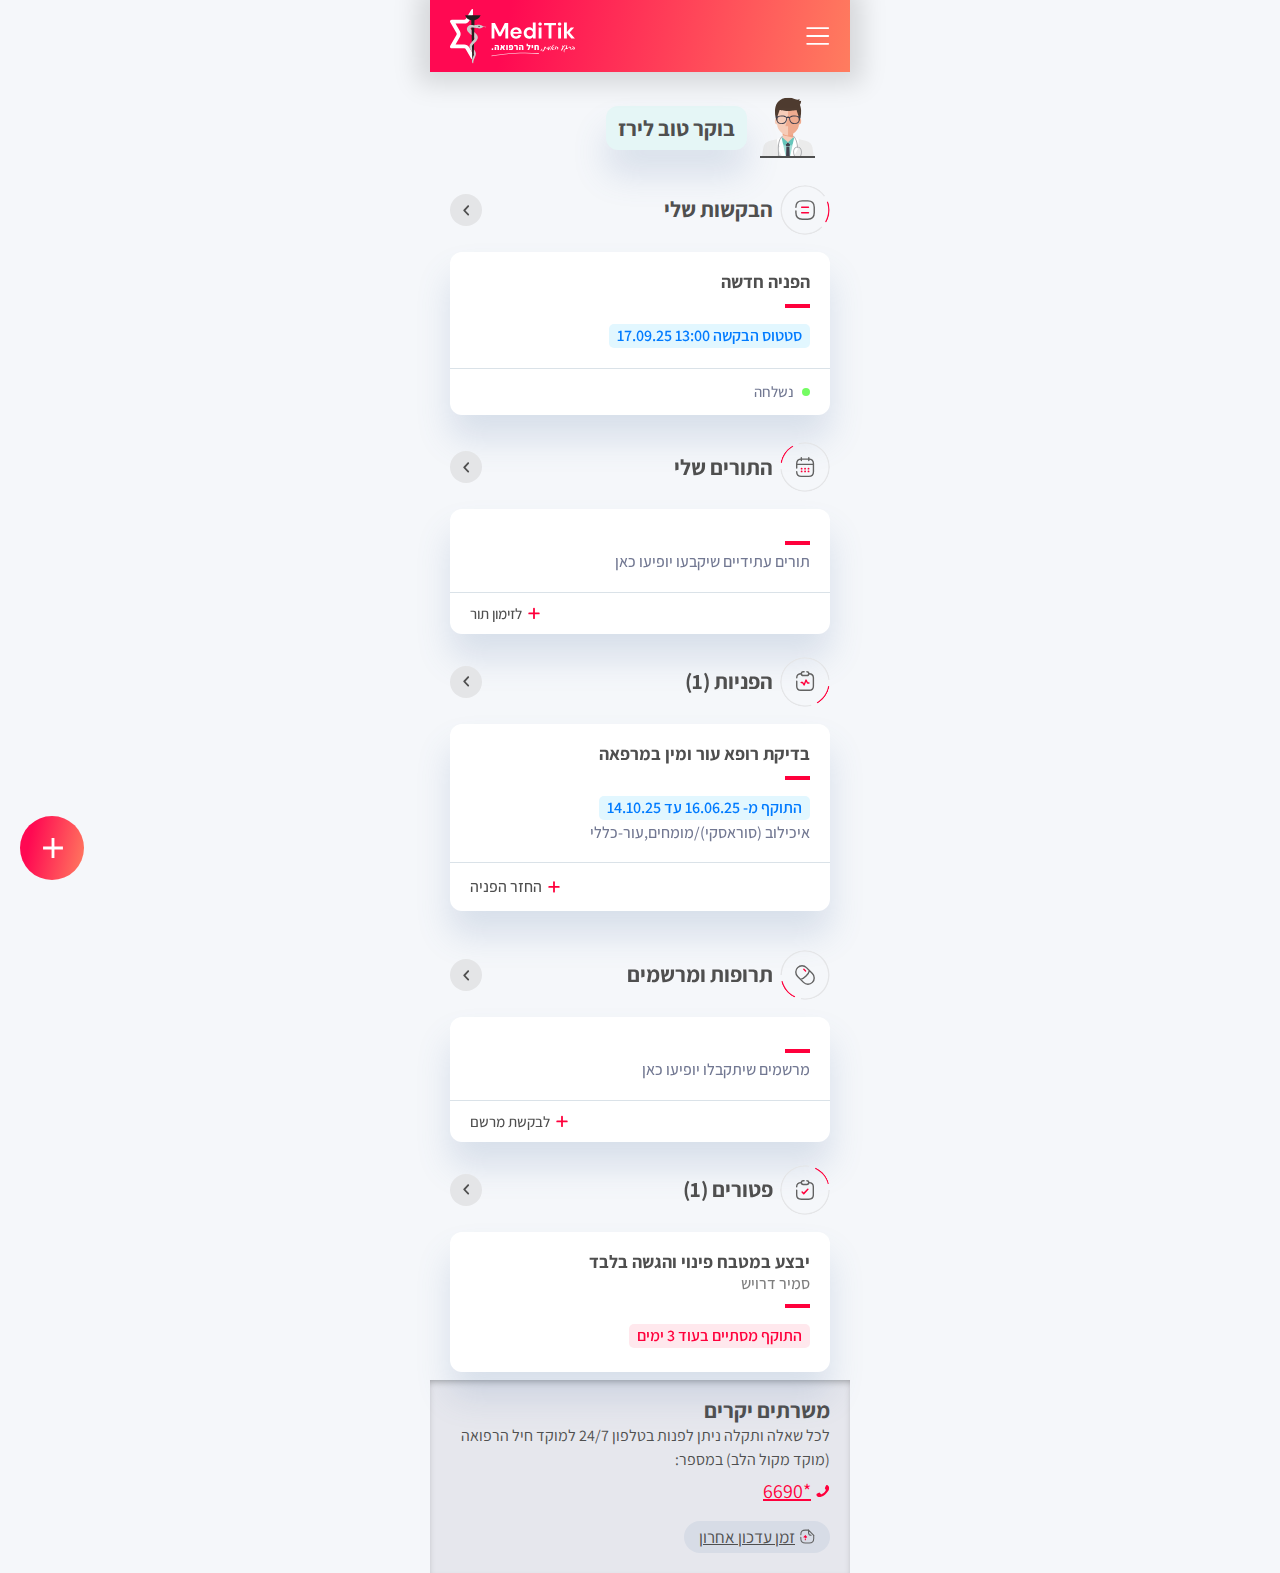
<file: index.html>
<!DOCTYPE html>
<html lang="he" dir="rtl">

<head>
    <meta charset="UTF-8">
    <meta name="viewport" content="width=device-width, initial-scale=1.0">
    <title>MediTik</title>
    <link rel="stylesheet" href="style.css">
    <script type="text/javascript" src="script.js"></script>
    <link rel="icon" type="image/x-icon" href="favicon.ico">
<link rel="manifest" href="manifest.json">

</head>

<body>
    <header class="navbar" style="--Paper-shadow: 0 4px 4px 0 rgba(24,90,178,0.09);">
        <div class="div-navbar" id="main-toolbar">
            <div class="MuiGrid-root MuiGrid-container MuiGrid-direction-xs-column MuiGrid-grid-xs-true muirtl-vom6a7">
                <div class="MuiGrid-root MuiGrid-item muirtl-1wxaqej"></div>
                <div class="MuiGrid-root MuiGrid-item muirtl-1wxaqej"></div>
            </div>
            <div class="navbar-images">
                <button class="MuiIconButton-colorInherit MuiIconButton-edgeStart muirtl-4fzkye" tabindex="0"
                    type="button" id="menu-button" aria-label="menu">
                    <img src="icons/menu-hamburger.svg" alt="icon" height="18">
                    <span class="MuiTouchRipple-root muirtl-4mb1j7"></span>
                </button>
                <div class="PrivateSwipeArea-root muirtl-a5dz9y" style="width: 20px;"></div>
                <div class="MuiStack-root muirtl-j7qwjs">
                    <img src="icons/logo.svg" alt="icon" width="125" height="60">
                </div>
            </div>
        </div>
        <div id="navbar-tabs-portal"></div>
    </header>
    <div aria-hidden="true" id="blur-div" class="MuiBackdrop-root muirtl-1aod2c2"
        style="opacity: 0; transition: opacity 195ms cubic-bezier(0.4, 0, 0.2, 1); visibility: hidden;"></div>
    <div class="main-page-div-container">
        <div role="presentation" id="speed-dial" class="MuiSpeedDial-root MuiSpeedDial-directionUp  muirtl-3grola">
            <button id="plus-button"
                class="MuiButtonBase-root MuiFab-root MuiFab-circular MuiFab-sizeLarge MuiFab-primary MuiFab-root MuiFab-circular MuiFab-sizeLarge MuiFab-primary MuiSpeedDial-fab muirtl-1m4ekyw"
                tabindex="0" type="button" aria-label="SpeedDial" aria-haspopup="true" aria-expanded="false"
                aria-controls="SpeedDial-actions"
                style="transform: none; transition: transform 225ms cubic-bezier(0.4, 0, 0.2, 1);">
                <span class="btn-content"><span class="btn-text" id="plus-btn-text">פעולות מהירות</span><span
                        class="MuiSpeedDialIcon-root muirtl-m9ecv3">
                        <svg id="plus-text"
                            class="MuiSvgIcon-root MuiSvgIcon-fontSizeMedium MuiSpeedDialIcon-icon muirtl-7j8jl"
                            focusable="false" aria-hidden="true" viewBox="0 0 24 24" data-testid="AddIcon">
                            <path d="M19 13h-6v6h-2v-6H5v-2h6V5h2v6h6v2z"></path>
                        </svg></span></span><span class="MuiTouchRipple-root muirtl-4mb1j7"></span></button>
            <div id="SpeedDial-actions" role="menu" aria-orientation="vertical"
                class="MuiSpeedDial-actions MuiSpeedDial-actionsClosed muirtl-1amzfyf">
                <button
                    class="plus-button-spec MuiButtonBase-root MuiFab-root MuiFab-circular MuiFab-sizeSmall MuiFab-default MuiFab-root MuiFab-circular MuiFab-sizeSmall MuiFab-default MuiSpeedDialAction-fab MuiSpeedDialAction-fabClosed muirtl-lvxgbw"
                    tabindex="-1" type="button" role="menuitem" style="transition-delay: 150ms;">
                    <span style="margin-left: 10px;">פנייה למוקד מקול הלב</span>
                    <img src="icons/whatsapp-actions.svg" alt="icon">
                </button>
                <button
                    class="plus-button-spec MuiButtonBase-root MuiFab-root MuiFab-circular MuiFab-sizeSmall MuiFab-default MuiFab-root MuiFab-circular MuiFab-sizeSmall MuiFab-default MuiSpeedDialAction-fab MuiSpeedDialAction-fabClosed muirtl-lvxgbw"
                    tabindex="-1" type="button" role="menuitem" style="transition-delay: 120ms;">
                    <span style="margin-left: 10px;">פנייה לברה"ן</span>
                    <img src="icons/mental-health-action.svg" alt="icon">
                </button>
                <button
                    class="plus-button-spec MuiButtonBase-root MuiFab-root MuiFab-circular MuiFab-sizeSmall MuiFab-default MuiFab-root MuiFab-circular MuiFab-sizeSmall MuiFab-default MuiSpeedDialAction-fab MuiSpeedDialAction-fabClosed muirtl-lvxgbw"
                    tabindex="-1" type="button" role="menuitem" style="transition-delay: 90ms;">
                    <span style="margin-left: 10px;">בקשה לקבלת מרשם</span>
                    <img src="icons/prescription-grey.svg" alt="icon">
                </button>
                <button
                    class="plus-button-spec MuiButtonBase-root MuiFab-root MuiFab-circular MuiFab-sizeSmall MuiFab-default MuiFab-root MuiFab-circular MuiFab-sizeSmall MuiFab-default MuiSpeedDialAction-fab MuiSpeedDialAction-fabClosed muirtl-lvxgbw"
                    tabindex="-1" type="button" role="menuitem" style="transition-delay: 60ms;">
                    <span style="margin-left: 10px;">בקשת הפניה חדשה</span>
                    <img src="icons/new-referral-grey.svg" alt="icon">
                </button>
                <button
                    class="plus-button-spec MuiButtonBase-root MuiFab-root MuiFab-circular MuiFab-sizeSmall MuiFab-default MuiFab-root MuiFab-circular MuiFab-sizeSmall MuiFab-default MuiSpeedDialAction-fab MuiSpeedDialAction-fabClosed muirtl-lvxgbw"
                    tabindex="-1" type="button" role="menuitem" style="transition-delay: 30ms;">
                    <span style="margin-left: 10px;">זימון תור</span>
                    <img src="icons/make-appointment-grey.svg" alt="icon">
                </button>
            </div>
        </div>



        <div class="out-name-container-div">
            <div class="name-container-div">
                <img src="icons/avatar.svg" alt="icon"
                    style="display: block; border-bottom: 2px solid rgb(79, 79, 79);">
                <div class="name-text-div">
                    <p class="name-text" id="time-text-name">בוקר טוב פריאל</p>
                </div>
            </div>
        </div>




        <div class="main-div-white">
            <div class="white-div-obj"
                style="--Paper-shadow: 0px 2px 1px -1px rgba(0,0,0,0.2),0px 1px 1px 0px rgba(0,0,0,0.14),0px 1px 3px 0px rgba(0,0,0,0.12);">
                <div id="user-requests-widget-hp-header" class="inner-white-obj-div">
                    <div class="card-header-icon white-icon-div">
                        <div class="arrow-card-icon">
                            <img src="icons/middle-right.svg"
                                style="position: absolute; width: 100%; height: 100%; object-fit: cover; border-radius: 50%; pointer-events: none;">
                            <img src="icons/requests.svg" alt="icon">
                        </div>
                    </div>
                    <div class="card-header-content">
                        <span class="card-title card-header-title">הבקשות שלי</span>
                    </div>
                    <div class="card-header-arrow">
                        <button class="card-arrow" tabindex="0" type="button">
                            <img src="icons/dark-arrow-left.svg" alt="icon">
                        </button>
                    </div>
                </div>

                <div class="MuiCardContent-root muirtl-k51ya6">
                    <div class="muirtl-1iii0o0" style="width: 100%; height: 179.297px;">
                        <div class="MuiStack-root muirtl-1p1gszq">
                            <div class="muirtl-1ltgg6a">
                                <div class="muirtl-1svd1hc" style="transform: translateY(0px);" data-index="0">
                                    <div class="     generic-card muirtl-1txugud"
                                        style="--Paper-shadow: 0px 2px 1px -1px rgba(0,0,0,0.2),0px 1px 1px 0px rgba(0,0,0,0.14),0px 1px 3px 0px rgba(0,0,0,0.12);">
                                        <div class="MuiCardContent-root muirtl-jgd9ug">
                                            <div class="MuiGrid-root MuiGrid-container muirtl-1ww8y44">
                                                <p class="card-title MuiTypography-body1 muirtl-7zym04"
                                                    id="user-requests-widget-0-card-title">הפניה חדשה</p>
                                            </div>
                                            <div class="muirtl-1f7w5n4"></div>
                                            <div class="MuiChip-root MuiChip-filled MuiChip-sizeSmall MuiChip-colorInfo MuiChip-filledInfo muirtl-kshvos"
                                                id="user-requests-widget-0-card-dates">
                                                <span class="MuiChip-label MuiChip-labelSmall muirtl-4y436t">סטטוס הבקשה
                                                    13:00 17.09.25 </span>
                                            </div>
                                        </div>
                                        <hr class="MuiDivider-root MuiDivider-fullWidth muirtl-1sw1xox">
                                        <div class="MuiStack-root muirtl-1jyd9ei">
                                            <div class="muirtl-31l7gp">
                                                <p class="card-title MuiTypography-body1 muirtl-apnovb"
                                                    id="user-requests-widget-0-card-indication">נשלחה</p>
                                            </div>
                                            <div class="muirtl-31l7gp">
                                                <div class="muirtl-0"></div>
                                            </div>
                                        </div>
                                    </div>
                                </div>
                            </div>
                        </div>
                    </div>
                </div>
            </div>
            <div class="white-div-obj"
                style="--Paper-shadow: 0px 2px 1px -1px rgba(0,0,0,0.2),0px 1px 1px 0px rgba(0,0,0,0.14),0px 1px 3px 0px rgba(0,0,0,0.12);">
                <div id="future-appointments-widget-hp-header" class=" inner-white-obj-div">
                    <div class="card-header-icon white-icon-div">
                        <div class="arrow-card-icon">
                            <img src="icons/top-left.svg"
                                style="position: absolute; width: 100%; height: 100%; object-fit: cover; border-radius: 50%; pointer-events: none;">
                            <img src="icons/my-queues.svg" alt="icon">
                        </div>
                    </div>
                    <div class="card-header-content">
                        <span class="card-title card-header-title">התורים שלי</span>
                    </div>
                    <div class="card-header-arrow">
                        <button class="card-arrow" tabindex="0" type="button">
                            <img src="icons/dark-arrow-left.svg" alt="icon">
                        </button>
                    </div>
                </div>
                <div class="MuiCardContent-root muirtl-k51ya6">
                    <div class="generic-card muirtl-1txugud"
                        style="--Paper-shadow: 0px 2px 1px -1px rgba(0,0,0,0.2),0px 1px 1px 0px rgba(0,0,0,0.14),0px 1px 3px 0px rgba(0,0,0,0.12);">
                        <div class="MuiCardContent-root muirtl-jgd9ug">
                            <div class="MuiGrid-root MuiGrid-container muirtl-tcxst"></div>
                            <div class="muirtl-1f7w5n4"></div>
                            <div class="muirtl-k008qs">
                                <h6 class="card-title MuiTypography-subtitle2 muirtl-ifvk9x"
                                    id="future-appointments-widget-empty-state-extra-info">תורים עתידיים שיקבעו יופיעו
                                    כאן</h6>
                            </div>
                        </div>
                        <hr class="MuiDivider-root MuiDivider-fullWidth muirtl-1sw1xox">
                        <div class="MuiStack-root muirtl-1jyd9ei">
                            <div class="muirtl-31l7gp">
                                <div class="muirtl-0"></div>
                            </div>
                            <div class="muirtl-31l7gp">
                                <div class="muirtl-epvm6">
                                    <span>
                                        <div class="muirtl-ffmerx">
                                            <img src="icons/return-referral.svg"
                                                alt="icon">
                                            <a class="card-title MuiTypography-subtitle2 MuiLink-root MuiLink-underlineNone muirtl-1ee6vd4"
                                                target="_blank" id="emptyState-link-link">לזימון תור</a>
                                        </div>
                                    </span>
                                </div>
                            </div>
                        </div>
                    </div>
                </div>
            </div>

            <div class="white-div-obj"
                style="margin-top: 12px; --Paper-shadow: 0px 2px 1px -1px rgba(0,0,0,0.2),0px 1px 1px 0px rgba(0,0,0,0.14),0px 1px 3px 0px rgba(0,0,0,0.12);">
                <div id="referrals-widget-hp-header" class=" inner-white-obj-div">
                    <div class="card-header-icon white-icon-div">
                        <div class="arrow-card-icon"><img src="icons/bottom-right.svg" alt=""
                                style="position: absolute; width: 100%; height: 100%; object-fit: cover; border-radius: 50%; pointer-events: none;"><img
                                src="icons/references.svg" alt="icon"></div>
                    </div>
                    <div class="card-header-content"><span class="card-title card-header-title">הפניות
                            (1)</span></div>
                    <div class="card-header-arrow"><button class="card-arrow" tabindex="0" type="button"><img
                                src="icons/dark-arrow-left.svg" alt="icon"></button>
                    </div>
                </div>
                <div class="MuiCardContent-root muirtl-k51ya6">
                    <div class="muirtl-1iii0o0" style="width: 100%; height: 203.188px;">
                        <div class="MuiStack-root muirtl-1p1gszq">
                            <div class="muirtl-1p2e7fs">
                                <div class="muirtl-1svd1hc" style="transform: translateY(0px);" data-index="0">
                                    <div class="     generic-card muirtl-1txugud"
                                        style="--Paper-shadow: 0px 2px 1px -1px rgba(0,0,0,0.2),0px 1px 1px 0px rgba(0,0,0,0.14),0px 1px 3px 0px rgba(0,0,0,0.12);">
                                        <div class="MuiCardContent-root muirtl-jgd9ug">
                                            <div class="MuiGrid-root MuiGrid-container muirtl-1ww8y44">
                                                <p class="card-title MuiTypography-body1 muirtl-7zym04"
                                                    id="referrals-widget-0-card-title">בדיקת רופא עור ומין במרפאה</p>
                                            </div>
                                            <div class="muirtl-1f7w5n4"></div>
                                            <div class="MuiChip-root MuiChip-filled MuiChip-sizeSmall MuiChip-colorInfo MuiChip-filledInfo muirtl-kshvos"
                                                id="referrals-widget-0-card-dates"><span
                                                    class="MuiChip-label MuiChip-labelSmall muirtl-4y436t">התוקף מ-
                                                    16.06.25 עד 14.10.25</span></div>
                                            <div class="muirtl-k008qs">
                                                <h6 class="card-title MuiTypography-subtitle2 muirtl-ifvk9x"
                                                    id="referrals-widget-0-extra-info">איכילוב (סוראסקי)/מומחים,עור-כללי
                                                </h6>
                                            </div>
                                        </div>
                                        <hr class="MuiDivider-root MuiDivider-fullWidth muirtl-1sw1xox">
                                        <div class="MuiStack-root muirtl-1jyd9ei">
                                            <div class="muirtl-31l7gp">
                                                <div class="muirtl-0"></div>
                                            </div>
                                            <div class="muirtl-31l7gp">
                                                <div class="muirtl-epvm6"><span>
                                                        <div class="muirtl-ffmerx"><img
                                                                src="icons/return-referral.svg"
                                                                alt="icon"><button
                                                                class="MuiButton-root MuiButton-text MuiButton-textPrimary MuiButton-sizeMedium MuiButton-textSizeMedium MuiButton-colorPrimary MuiButton-root MuiButton-text MuiButton-textPrimary MuiButton-sizeMedium MuiButton-textSizeMedium MuiButton-colorPrimary muirtl-dz0n0t"
                                                                tabindex="0" type="button"
                                                                id="5775062-link-to-fulfill-referral">
                                                                <p
                                                                    class="card-title MuiTypography-body1 muirtl-1kx3o4u">
                                                                    החזר הפניה</p>
                                                            </button></div>
                                                    </span></div>
                                            </div>
                                        </div>
                                    </div>
                                </div>
                            </div>
                        </div>
                    </div>
                </div>
            </div>
            <div class="white-div-obj"
                style="margin-top: 12px; --Paper-shadow: 0px 2px 1px -1px rgba(0,0,0,0.2),0px 1px 1px 0px rgba(0,0,0,0.14),0px 1px 3px 0px rgba(0,0,0,0.12);">
                <div id="medicines-widget-hp-header" class=" inner-white-obj-div">
                    <div class="card-header-icon white-icon-div">
                        <div class="arrow-card-icon"><img src="icons/bottom-left.svg" alt=""
                                style="position: absolute; width: 100%; height: 100%; object-fit: cover; border-radius: 50%; pointer-events: none;"><img
                                src="icons/prescriptions.svg" alt="icon"></div>
                    </div>
                    <div class="card-header-content"><span class="card-title card-header-title">תרופות
                            ומרשמים</span></div>
                    <div class="card-header-arrow"><button class="card-arrow" tabindex="0" type="button"><img
                                src="icons/dark-arrow-left.svg" alt="icon"></button>
                    </div>
                </div>
                <div class="MuiCardContent-root muirtl-k51ya6">
                    <div class="     generic-card muirtl-1txugud"
                        style=" --Paper-shadow: 0px 2px 1px -1px rgba(0,0,0,0.2),0px 1px 1px 0px rgba(0,0,0,0.14),0px 1px 3px 0px rgba(0,0,0,0.12);">
                        <div class="MuiCardContent-root muirtl-jgd9ug">
                            <div class="MuiGrid-root MuiGrid-container muirtl-tcxst"></div>
                            <div class="muirtl-1f7w5n4"></div>
                            <div class="muirtl-k008qs">
                                <h6 class="card-title MuiTypography-subtitle2 muirtl-ifvk9x"
                                    id="medicines-widget-empty-state-extra-info">מרשמים שיתקבלו יופיעו כאן</h6>
                            </div>
                        </div>
                        <hr class="MuiDivider-root MuiDivider-fullWidth muirtl-1sw1xox">
                        <div class="MuiStack-root muirtl-1jyd9ei">
                            <div class="muirtl-31l7gp">
                                <div class="muirtl-0"></div>
                            </div>
                            <div class="muirtl-31l7gp">
                                <div class="muirtl-epvm6"><span>
                                        <div class="muirtl-ffmerx"><img
                                                src="icons/return-referral.svg"
                                                alt="icon"><a
                                                class="card-title MuiTypography-subtitle2 MuiLink-root MuiLink-underlineNone muirtl-1ee6vd4"
                                                target="_blank" href="/prescription-request"
                                                id="emptyState-link-link">לבקשת מרשם</a></div>
                                    </span></div>
                            </div>
                        </div>
                    </div>
                </div>
            </div>
            <div class="     white-div-obj"
                style="margin-top: 12px; --Paper-shadow: 0px 2px 1px -1px rgba(0,0,0,0.2),0px 1px 1px 0px rgba(0,0,0,0.14),0px 1px 3px 0px rgba(0,0,0,0.12);">
                <div id="exemptions-home-page-hp-header" class=" inner-white-obj-div" onclick="window.location.href='exemptions-page.html'">
                    <div class="card-header-icon white-icon-div">
                        <div class="arrow-card-icon"><img src="icons/top-right.svg" alt=""
                                style="position: absolute; width: 100%; height: 100%; object-fit: cover; border-radius: 50%; pointer-events: none;"><img
                                src="icons/discharge.svg" alt="icon"></div>
                    </div>
                    <div class="card-header-content"><span class="card-title card-header-title">פטורים
                            (1) </span></div>
                    <div class="card-header-arrow"><button class="card-arrow" tabindex="0" type="button"><img
                                src="icons/dark-arrow-left.svg" alt="icon"></button>
                    </div>
                </div>
                <div class="MuiCardContent-root muirtl-k51ya6">
                    <div class="   generic-card muirtl-12au0p6"
                        style="--Paper-shadow: 0px 2px 1px -1px rgba(0,0,0,0.2),0px 1px 1px 0px rgba(0,0,0,0.14),0px 1px 3px 0px rgba(0,0,0,0.12);">
                        <div class="MuiCardContent-root muirtl-jgd9ug" onclick="window.location.href='exemption.html'">
                            <div class="MuiGrid-root MuiGrid-container muirtl-1ww8y44">
                                <p class="MuiTypography-root MuiTypography-body1 muirtl-7zym04" id="invalid-exemptions-0-card-title">יבצע במטבח פינוי והגשה בלבד</p>
                            </div>
                            <p class="MuiTypography-root MuiTypography-body1 muirtl-nn6o7w"
                                id="invalid-exemptions-0-card-given-by">סמיר דרויש</p>

                            <div class="muirtl-1f7w5n4"></div>
                            <div class="muirtl-k008qs">
                                <!-- <h6 class="card-title MuiTypography-subtitle2 muirtl-ifvk9x"
                                    id="exemptions-home-page-empty-state-extra-info">פטורים שירשמו עבורך יופיעו כאן</h6> -->

                                <div class="MuiChip-root MuiChip-filled MuiChip-sizeSmall MuiChip-colorError MuiChip-filledError muirtl-122btlw"
                                                        id="valid-exemptions-0-card-dates"><span
                                                            class="MuiChip-label MuiChip-labelSmall muirtl-4y436t">התוקף
                                                            מסתיים בעוד 3 ימים</span></div>
                            </div>
                        </div>
                    </div>
                </div>
            </div>

        </div>
        <div class="MuiBox-root muirtl-1c85l8p">
            <div class="MuiBox-root muirtl-64zht2">
                <p class="MuiTypography-root MuiTypography-body1 muirtl-v0cuf7">משרתים יקרים</p>
                <p class="MuiTypography-root MuiTypography-body1 muirtl-e2qyo8">לכל שאלה ותקלה ניתן לפנות בטלפון
                    24/7 למוקד חיל הרפואה (מוקד מקול הלב) במספר:</p><a href="tel:*6690" class="muirtl-1sed86g"><img
                        src="icons/red-phone.svg" alt="icon" width="14" height="14">
                    <p class="MuiTypography-root MuiTypography-body1 muirtl-1r8wwtm">*6690</p>
                </a>
            </div>
            <div class="MuiBox-root muirtl-1w882eb">
                <div class="MuiStack-root muirtl-1o0tk60">
                    <div class="MuiBox-root muirtl-1szb2xj"><img src="icons/version.svg"
                            alt="icon" width="15" height="15">
                        <p class="MuiTypography-root MuiTypography-body1 muirtl-1cbgzk8"
                            style="text-decoration: underline;">זמן עדכון אחרון</p>
                    </div>
                    <!-- <p class="MuiTypography-root MuiTypography-body1 muirtl-1cbgzk8">עודכן ב-06.09.25 | 11:00</p> -->
                </div>
            </div>
        </div>
    </div>




    <div role="presentation" id="main-side-drawer"
        class="MuiDrawer-root MuiDrawer-anchorLeft MuiDrawer-modal MuiModal-root muirtl-1hmojqi">
        <div aria-hidden="true" class="MuiBackdrop-root MuiModal-backdrop muirtl-14dl35y"
            style="opacity: 1; transition: 195ms cubic-bezier(0.4, 0, 0.2, 1);"></div>
        <div tabindex="0" data-testid="sentinelStart"></div>
        <div class="MuiPaper-root MuiPaper-elevation MuiPaper-elevation16 MuiDrawer-paper MuiDrawer-paperAnchorLeft muirtl-yygwp7"
            id="side-menu" tabindex="-1"
            style="--Paper-shadow: 0px 8px 10px -5px rgba(0,0,0,0.2),0px 16px 24px 2px rgba(0,0,0,0.14),0px 6px 30px 5px rgba(0,0,0,0.12); transform: translate(0px, 0px); transition: 300ms cubic-bezier(0.4, 0, 0.2, 1);">
            <div class="MuiStack-root muirtl-pn7e9b">
                <div class="MuiStack-root muirtl-dvxtzn"><button
                        class="MuiButtonBase-root MuiIconButton-root MuiIconButton-sizeMedium muirtl-c8hsoy"
                        tabindex="0" type="button" id="close-menu-button"><img
                            src="icons/close.svg" alt="icon"></button><img
                        src="icons/medical-logo.svg" alt="icon"><button
                        class="MuiButtonBase-root MuiIconButton-root MuiIconButton-sizeMedium muirtl-r7y9g9" onclick="window.location.href='index.html'"
                        tabindex="0" type="button" id="home-menu-button"><img
                            src="icons/home.svg" alt="icon"></button></div>
                <hr class="MuiDivider-root MuiDivider-fullWidth muirtl-1sw1xox">
                <div class="MuiBox-root muirtl-0">
                    <div class="MuiGrid-root MuiGrid-container muirtl-cpxc36">
                        <div class="MuiGrid-root MuiGrid-item MuiGrid-grid-xs-4 muirtl-6taq3o"><button
                                class="MuiButtonBase-root MuiButton-root MuiButton-text MuiButton-textPrimary MuiButton-sizeMedium MuiButton-textSizeMedium MuiButton-colorPrimary MuiButton-root MuiButton-text MuiButton-textPrimary MuiButton-sizeMedium MuiButton-textSizeMedium MuiButton-colorPrimary muirtl-1qoi09o"
                                tabindex="0" type="button" id="common-action-29"><span
                                    class="MuiButton-icon MuiButton-startIcon MuiButton-iconSizeMedium muirtl-cveorv"><img
                                        src="icons/request.svg" alt="icon"></span>שליחת
                                בקשה למרפאה</button></div>
                        <div class="MuiGrid-root MuiGrid-item MuiGrid-grid-xs-4 muirtl-6taq3o"><button
                                class="MuiButtonBase-root MuiButton-root MuiButton-text MuiButton-textPrimary MuiButton-sizeMedium MuiButton-textSizeMedium MuiButton-colorPrimary MuiButton-root MuiButton-text MuiButton-textPrimary MuiButton-sizeMedium MuiButton-textSizeMedium MuiButton-colorPrimary muirtl-1qoi09o"
                                tabindex="0" type="button" id="common-action-15"><span
                                    class="MuiButton-icon MuiButton-startIcon MuiButton-iconSizeMedium muirtl-cveorv"><img
                                        src="icons/booking.svg" alt="icon"></span>זימון
                                תור</button></div>
                        <div class="MuiGrid-root MuiGrid-item MuiGrid-grid-xs-4 muirtl-6taq3o"><button
                                class="MuiButtonBase-root MuiButton-root MuiButton-text MuiButton-textPrimary MuiButton-sizeMedium MuiButton-textSizeMedium MuiButton-colorPrimary MuiButton-root MuiButton-text MuiButton-textPrimary MuiButton-sizeMedium MuiButton-textSizeMedium MuiButton-colorPrimary muirtl-1qoi09o"
                                tabindex="0" type="button" id="common-action-23"><span
                                    class="MuiButton-icon MuiButton-startIcon MuiButton-iconSizeMedium muirtl-cveorv"><img
                                        src="icons/emergency.svg" alt="icon"></span>פניה
                                לרפואה דחופה</button></div>
                    </div>
                </div>
                <hr class="MuiDivider-root MuiDivider-fullWidth muirtl-1sw1xox">
                <div class="MuiStack-root muirtl-j7qwjs">
                    <p class="MuiTypography-root MuiTypography-body1 muirtl-1a52aad">איך נוכל לעזור לך?</p>
                    <div class="MuiGrid-root MuiGrid-container MuiGrid-spacing-xs-2 muirtl-1b9v1ly">
                        <div class="MuiGrid-root MuiGrid-item MuiGrid-grid-xs-4 muirtl-6taq3o"><button
                                class="MuiButtonBase-root MuiButton-root MuiButton-text MuiButton-textPrimary MuiButton-sizeMedium MuiButton-textSizeMedium MuiButton-colorPrimary MuiButton-fullWidth MuiButton-root MuiButton-text MuiButton-textPrimary MuiButton-sizeMedium MuiButton-textSizeMedium MuiButton-colorPrimary MuiButton-fullWidth muirtl-1b2hlq6"
                                tabindex="0" type="button" id="menu-item-1"><span
                                    class="MuiButton-icon MuiButton-startIcon MuiButton-iconSizeMedium muirtl-cveorv"><img
                                        src="icons/my-queues.svg"
                                        alt="icon"></span>התורים שלי</button></div>
                        <div class="MuiGrid-root MuiGrid-item MuiGrid-grid-xs-4 muirtl-6taq3o"><button
                                class="MuiButtonBase-root MuiButton-root MuiButton-text MuiButton-textPrimary MuiButton-sizeMedium MuiButton-textSizeMedium MuiButton-colorPrimary MuiButton-fullWidth MuiButton-root MuiButton-text MuiButton-textPrimary MuiButton-sizeMedium MuiButton-textSizeMedium MuiButton-colorPrimary MuiButton-fullWidth muirtl-1b2hlq6"
                                tabindex="0" type="button" id="menu-item-2"><span
                                    class="MuiButton-icon MuiButton-startIcon MuiButton-iconSizeMedium muirtl-cveorv"><img
                                        src="icons/test-results.svg"
                                        alt="icon"></span>תוצאות בדיקות</button></div>
                        <div class="MuiGrid-root MuiGrid-item MuiGrid-grid-xs-4 muirtl-6taq3o"><button
                                class="MuiButtonBase-root MuiButton-root MuiButton-text MuiButton-textPrimary MuiButton-sizeMedium MuiButton-textSizeMedium MuiButton-colorPrimary MuiButton-fullWidth MuiButton-root MuiButton-text MuiButton-textPrimary MuiButton-sizeMedium MuiButton-textSizeMedium MuiButton-colorPrimary MuiButton-fullWidth muirtl-1b2hlq6"
                                tabindex="0" type="button" id="menu-item-3"><span
                                    class="MuiButton-icon MuiButton-startIcon MuiButton-iconSizeMedium muirtl-cveorv"><img
                                        src="icons/prescriptions.svg"
                                        alt="icon"></span>תרופות ומרשמים</button></div>
                        <div class="MuiGrid-root MuiGrid-item MuiGrid-grid-xs-4 muirtl-6taq3o"><button
                                class="MuiButtonBase-root MuiButton-root MuiButton-text MuiButton-textPrimary MuiButton-sizeMedium MuiButton-textSizeMedium MuiButton-colorPrimary MuiButton-fullWidth MuiButton-root MuiButton-text MuiButton-textPrimary MuiButton-sizeMedium MuiButton-textSizeMedium MuiButton-colorPrimary MuiButton-fullWidth muirtl-1b2hlq6"
                                tabindex="0" type="button" id="menu-item-4"><span
                                    class="MuiButton-icon MuiButton-startIcon MuiButton-iconSizeMedium muirtl-cveorv"><img
                                        src="icons/references.svg"
                                        alt="icon"></span>הפניות</button></div>
                        <div class="MuiGrid-root MuiGrid-item MuiGrid-grid-xs-4 muirtl-6taq3o"><button
                                class="MuiButtonBase-root MuiButton-root MuiButton-text MuiButton-textPrimary MuiButton-sizeMedium MuiButton-textSizeMedium MuiButton-colorPrimary MuiButton-fullWidth MuiButton-root MuiButton-text MuiButton-textPrimary MuiButton-sizeMedium MuiButton-textSizeMedium MuiButton-colorPrimary MuiButton-fullWidth muirtl-1b2hlq6"
                                tabindex="0" type="button" id="menu-item-5"><span
                                    class="MuiButton-icon MuiButton-startIcon MuiButton-iconSizeMedium muirtl-cveorv"><img
                                        src="icons/discharge.svg"
                                        alt="icon"></span>פטורים </button></div>
                        <div class="MuiGrid-root MuiGrid-item MuiGrid-grid-xs-4 muirtl-6taq3o"><button
                                class="MuiButtonBase-root MuiButton-root MuiButton-text MuiButton-textPrimary MuiButton-sizeMedium MuiButton-textSizeMedium MuiButton-colorPrimary MuiButton-fullWidth MuiButton-root MuiButton-text MuiButton-textPrimary MuiButton-sizeMedium MuiButton-textSizeMedium MuiButton-colorPrimary MuiButton-fullWidth muirtl-1b2hlq6"
                                tabindex="0" type="button" id="menu-item-6"><span
                                    class="MuiButton-icon MuiButton-startIcon MuiButton-iconSizeMedium muirtl-cveorv"><img
                                        src="icons/sick-days.svg" alt="icon"></span>ימי
                                מחלה</button></div>
                        <div class="MuiGrid-root MuiGrid-item MuiGrid-grid-xs-4 muirtl-6taq3o"><button
                                class="MuiButtonBase-root MuiButton-root MuiButton-text MuiButton-textPrimary MuiButton-sizeMedium MuiButton-textSizeMedium MuiButton-colorPrimary MuiButton-fullWidth MuiButton-root MuiButton-text MuiButton-textPrimary MuiButton-sizeMedium MuiButton-textSizeMedium MuiButton-colorPrimary MuiButton-fullWidth muirtl-1b2hlq6"
                                tabindex="0" type="button" id="menu-item-7"><span
                                    class="MuiButton-icon MuiButton-startIcon MuiButton-iconSizeMedium muirtl-cveorv"><img
                                        src="icons/vaccine.svg"
                                        alt="icon"></span>חיסונים</button></div>
                        <div class="MuiGrid-root MuiGrid-item MuiGrid-grid-xs-4 muirtl-6taq3o"><button
                                class="MuiButtonBase-root MuiButton-root MuiButton-text MuiButton-textPrimary MuiButton-sizeMedium MuiButton-textSizeMedium MuiButton-colorPrimary MuiButton-fullWidth MuiButton-root MuiButton-text MuiButton-textPrimary MuiButton-sizeMedium MuiButton-textSizeMedium MuiButton-colorPrimary MuiButton-fullWidth muirtl-1b2hlq6"
                                tabindex="0" type="button" id="menu-item-8"><span
                                    class="MuiButton-icon MuiButton-startIcon MuiButton-iconSizeMedium muirtl-cveorv"><img
                                        src="icons/summary.svg" alt="icon"></span>סיכומי
                                ביקור</button></div>
                        <div class="MuiGrid-root MuiGrid-item MuiGrid-grid-xs-4 muirtl-6taq3o"><button
                                class="MuiButtonBase-root MuiButton-root MuiButton-text MuiButton-textPrimary MuiButton-sizeMedium MuiButton-textSizeMedium MuiButton-colorPrimary MuiButton-fullWidth MuiButton-root MuiButton-text MuiButton-textPrimary MuiButton-sizeMedium MuiButton-textSizeMedium MuiButton-colorPrimary MuiButton-fullWidth muirtl-1b2hlq6"
                                tabindex="0" type="button" id="menu-item-12"><span
                                    class="MuiButton-icon MuiButton-startIcon MuiButton-iconSizeMedium muirtl-cveorv"><img
                                        src="icons/medical-profile.svg"
                                        alt="icon"></span>פרופיל רפואי</button></div>
                        <div class="MuiGrid-root MuiGrid-item MuiGrid-grid-xs-4 muirtl-6taq3o"><button
                                class="MuiButtonBase-root MuiButton-root MuiButton-text MuiButton-textPrimary MuiButton-sizeMedium MuiButton-textSizeMedium MuiButton-colorPrimary MuiButton-fullWidth MuiButton-root MuiButton-text MuiButton-textPrimary MuiButton-sizeMedium MuiButton-textSizeMedium MuiButton-colorPrimary MuiButton-fullWidth muirtl-1b2hlq6"
                                tabindex="0" type="button" id="menu-item-14"><span
                                    class="MuiButton-icon MuiButton-startIcon MuiButton-iconSizeMedium muirtl-cveorv"><img
                                        src="icons/requests.svg" alt="icon"></span>הבקשות
                                שלי</button></div>
                    </div>
                </div>
                <hr class="MuiDivider-root MuiDivider-fullWidth muirtl-1sw1xox">
                <div class="MuiStack-root muirtl-9k6x7o"><button
                        class="MuiButtonBase-root MuiButton-root MuiButton-text MuiButton-textPrimary MuiButton-sizeMedium MuiButton-textSizeMedium MuiButton-colorPrimary MuiButton-root MuiButton-text MuiButton-textPrimary MuiButton-sizeMedium MuiButton-textSizeMedium MuiButton-colorPrimary muirtl-1bn2r2d"
                        tabindex="0" type="button" id="feedback-button"><span
                            class="MuiButton-icon MuiButton-startIcon MuiButton-iconSizeMedium muirtl-cveorv"><img
                                src="icons/review.svg" alt="icon"></span>מה דעתך על
                        MediTik? נשמח לפידבק</button><button
                        class="MuiButtonBase-root MuiButton-root MuiButton-text MuiButton-textPrimary MuiButton-sizeMedium MuiButton-textSizeMedium MuiButton-colorPrimary MuiButton-root MuiButton-text MuiButton-textPrimary MuiButton-sizeMedium MuiButton-textSizeMedium MuiButton-colorPrimary muirtl-1bn2r2d"
                        tabindex="0" type="button" id="install-button"><span
                            class="MuiButton-icon MuiButton-startIcon MuiButton-iconSizeMedium muirtl-cveorv"><img
                                src="icons/install.svg" alt="icon"></span>הורדה
                        כאפליקציה</button><button
                        class="MuiButtonBase-root MuiButton-root MuiButton-text MuiButton-textPrimary MuiButton-sizeMedium MuiButton-textSizeMedium MuiButton-colorPrimary MuiButton-root MuiButton-text MuiButton-textPrimary MuiButton-sizeMedium MuiButton-textSizeMedium MuiButton-colorPrimary muirtl-1bn2r2d"
                        tabindex="0" type="button" id="share-button"><span
                            class="MuiButton-icon MuiButton-startIcon MuiButton-iconSizeMedium muirtl-cveorv"><img
                                src="icons/share.svg" alt="icon"></span>שיתוף עם
                        חברים</button><button
                        class="MuiButtonBase-root MuiButton-root MuiButton-text MuiButton-textPrimary MuiButton-sizeMedium MuiButton-textSizeMedium MuiButton-colorPrimary MuiButton-root MuiButton-text MuiButton-textPrimary MuiButton-sizeMedium MuiButton-textSizeMedium MuiButton-colorPrimary muirtl-1bn2r2d"
                        tabindex="0" type="button" id="logout-button"><span
                            class="MuiButton-icon MuiButton-startIcon MuiButton-iconSizeMedium muirtl-cveorv"><img
                                src="icons/logout.svg" alt="icon"></span>התנתק</button>
                </div>
                <div class="MuiStack-root muirtl-11t1h4v">
                    <hr class="MuiDivider-root MuiDivider-fullWidth muirtl-1sw1xox">
                    <div class="MuiStack-root muirtl-csffzd">
                        <div class="MuiStack-root muirtl-csffzd"><img
                                src="icons/lotem-logo.svg" alt="icon" height="26"><img
                                src="icons/shahar-logo.svg" alt="icon" height="26">
                            <p class="MuiTypography-root MuiTypography-body1 muirtl-14bgq7w">פותח ע״י אגף
                                התקשוב/לוטם/יחידת שחר</p>
                        </div>
                        <div class="MuiStack-root muirtl-csffzd"><img
                                src="icons/menu-logo.svg" alt="icon" height="29">
                            <p class="MuiTypography-root MuiTypography-body1 muirtl-14bgq7w">בשיתוף מחלקת מערכות מידע
                                בחט״ל</p>
                        </div>
                    </div>
                    <p class="MuiTypography-root MuiTypography-body1 muirtl-1r78j11">1.6.2.0</p>
                </div>
            </div>
        </div>
        <div tabindex="0" data-testid="sentinelEnd"></div>
    </div>
</body>


</html>
</file>
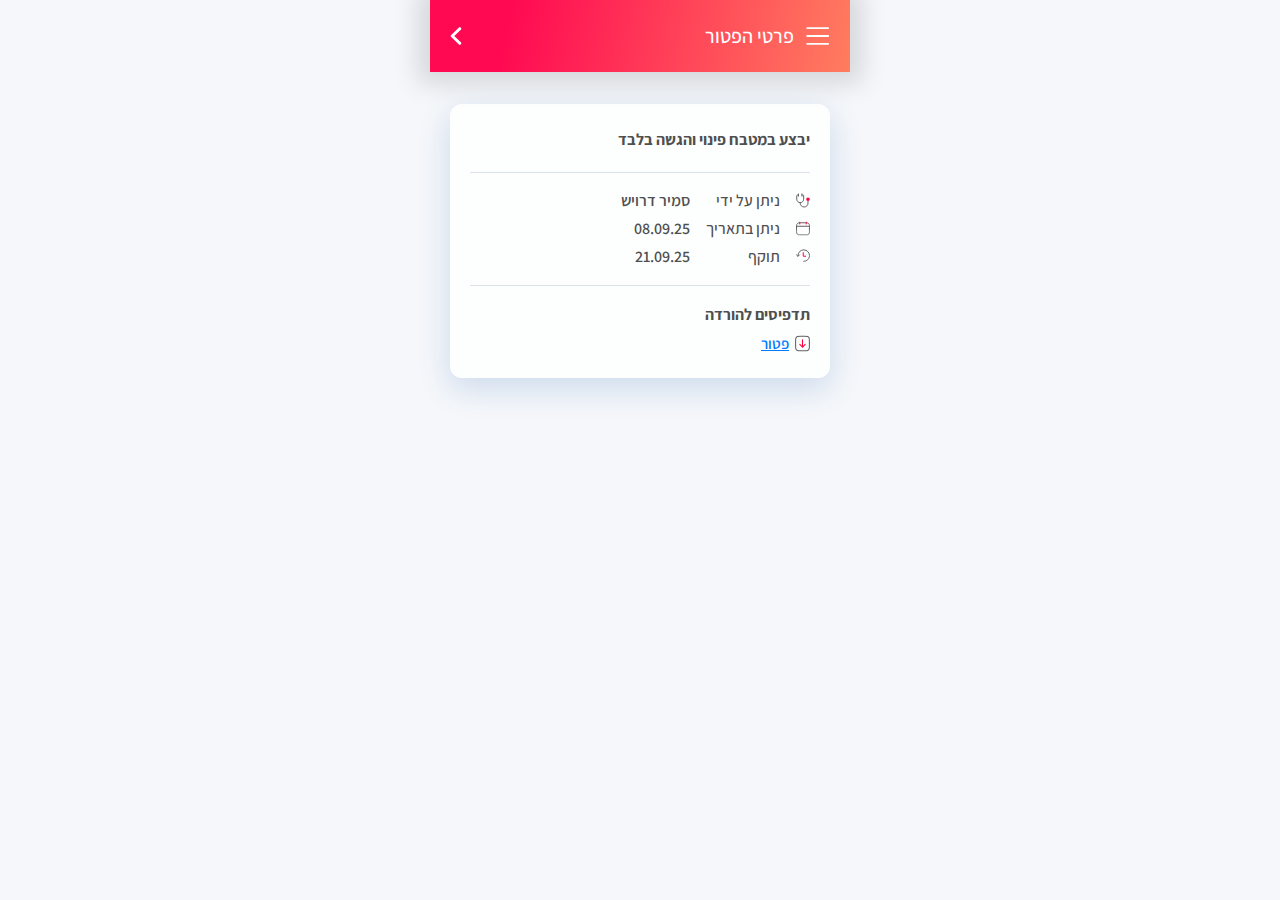
<file: exemption.html>
<!DOCTYPE html>
<html lang="en" dir="rtl">

<head>
    <meta charset="UTF-8">
    <meta name="viewport" content="width=device-width, initial-scale=1.0">
    <title>Document</title>
    <link rel="stylesheet" href="style.css">
    <script type="text/javascript" src="script.js"></script>
    <link rel="manifest" href="manifest.json">
</head>

<body>
    <div id="root">
        <header
            class="MuiPaper-root MuiPaper-elevation MuiPaper-elevation4 MuiAppBar-root MuiAppBar-colorPrimary MuiAppBar-positionFixed mui-fixed muirtl-14suvet"
            style="--Paper-shadow: 0 4px 4px 0 rgba(24,90,178,0.09);">
            <div class="MuiToolbar-root MuiToolbar-gutters MuiToolbar-regular muirtl-dfh0nt" id="main-toolbar">
                <div
                    class="MuiGrid-root MuiGrid-container MuiGrid-direction-xs-column MuiGrid-grid-xs-true muirtl-vom6a7">
                    <div class="MuiGrid-root MuiGrid-item muirtl-1wxaqej"></div>
                    <div class="MuiGrid-root MuiGrid-item muirtl-1wxaqej"></div>
                </div>
                <div class="MuiStack-root muirtl-fv2zs6"><button
                        class="MuiButtonBase-root MuiIconButton-root MuiIconButton-colorInherit MuiIconButton-edgeStart MuiIconButton-sizeMedium muirtl-4fzkye"
                        tabindex="0" type="button" id="menu-button" aria-label="menu"><img
                            src="icons/menu-hamburger.svg" alt="icon" height="18"><span
                            class="MuiTouchRipple-root muirtl-4mb1j7"></span></button>
                    <div class="PrivateSwipeArea-root muirtl-a5dz9y" style="width: 20px;"></div>
                    <div class="MuiStack-root muirtl-1ij2st4">
                        <p class="MuiTypography-root MuiTypography-body1 muirtl-1dteiiv">פרטי הפטור</p><button
                            class="MuiButtonBase-root MuiIconButton-root MuiIconButton-colorInherit MuiIconButton-edgeEnd MuiIconButton-sizeMedium muirtl-1f8cgg1" onclick="window.location.href='exemptions-page.html'"
                            tabindex="0" type="button" id="back-button"><img
                                src="icons/navbar-back.svg" alt="icon"></button>
                    </div>
                </div>
            </div>
            <div id="navbar-tabs-portal"></div>
        </header>
        <div aria-hidden="true" id="blur-div" class="MuiBackdrop-root muirtl-1aod2c2"
            style="opacity: 0; transition: opacity 195ms cubic-bezier(0.4, 0, 0.2, 1); visibility: hidden;"></div>




        <div class="MuiBox-root muirtl-1jqm41y">
            <div class="MuiStack-root muirtl-ctinhq">
                <p class="MuiTypography-root MuiTypography-body1 muirtl-kt1yo5">יבצע במטבח פינוי והגשה בלבד</p>
                <hr class="MuiDivider-root MuiDivider-fullWidth muirtl-1sw1xox">
                <div class="MuiBox-root muirtl-ds1a7j"><img
                        src="icons/referring-physician.svg" alt="icon">
                    <p class="MuiTypography-root MuiTypography-body1 muirtl-ciifxx" id="caregiver-name">ניתן על ידי </p>
                    <p class="MuiTypography-root MuiTypography-body1 muirtl-10opd35">סמיר דרויש</p><img
                        src="icons/date-icon.svg" alt="icon">
                    <p class="MuiTypography-root MuiTypography-body1 muirtl-ciifxx" id="appointment-time">ניתן בתאריך
                    </p>
                    <p class="MuiTypography-root MuiTypography-body1 muirtl-10opd35">08.09.25</p><img
                        src="icons/time-icon.svg" alt="icon">
                    <p class="MuiTypography-root MuiTypography-body1 muirtl-ciifxx" id="expiration-date">תוקף </p>
                    <p class="MuiTypography-root MuiTypography-body1 muirtl-10opd35">21.09.25</p>
                </div>
                <hr class="MuiDivider-root MuiDivider-fullWidth muirtl-1sw1xox">
            </div>
            <div class="MuiStack-root muirtl-wu34vq">
                <p class="MuiTypography-root MuiTypography-body1 muirtl-6zpu0w" id="title-download">תדפיסים להורדה</p>
                <button class="MuiButtonBase-root MuiIconButton-root MuiIconButton-sizeMedium muirtl-1bmf34b"
                    tabindex="0" type="button" id="download-asmachta"><img
                        src="icons/download-icon.svg" alt="icon" width="15">
                    <a href="פטור-3548653.pdf" target="_blank" type="application/octet-stream" download="פטור-3548653.pdf" class="MuiTypography-root MuiTypography-body1 muirtl-1wisfbo">פטור</a>
                </button>
            </div>
        </div>
    </div>



    <div role="presentation" id="main-side-drawer"
        class="MuiDrawer-root MuiDrawer-anchorLeft MuiDrawer-modal MuiModal-root muirtl-1hmojqi">
        <div aria-hidden="true" class="MuiBackdrop-root MuiModal-backdrop muirtl-14dl35y"
            style="opacity: 1; transition: 195ms cubic-bezier(0.4, 0, 0.2, 1);"></div>
        <div tabindex="0" data-testid="sentinelStart"></div>
        <div class="MuiPaper-root MuiPaper-elevation MuiPaper-elevation16 MuiDrawer-paper MuiDrawer-paperAnchorLeft muirtl-yygwp7"
            id="side-menu" tabindex="-1"
            style="--Paper-shadow: 0px 8px 10px -5px rgba(0,0,0,0.2),0px 16px 24px 2px rgba(0,0,0,0.14),0px 6px 30px 5px rgba(0,0,0,0.12); transform: translate(0px, 0px); transition: 300ms cubic-bezier(0.4, 0, 0.2, 1);">
            <div class="MuiStack-root muirtl-pn7e9b">
                <div class="MuiStack-root muirtl-dvxtzn"><button
                        class="MuiButtonBase-root MuiIconButton-root MuiIconButton-sizeMedium muirtl-c8hsoy"
                        tabindex="0" type="button" id="close-menu-button"><img
                            src="icons/close.svg" alt="icon"></button><img
                        src="icons/medical-logo.svg" alt="icon"><button
                        class="MuiButtonBase-root MuiIconButton-root MuiIconButton-sizeMedium muirtl-r7y9g9" onclick="window.location.href='index.html'"
                        tabindex="0" type="button" id="home-menu-button"><img
                            src="icons/home.svg" alt="icon"></button></div>
                <hr class="MuiDivider-root MuiDivider-fullWidth muirtl-1sw1xox">
                <div class="MuiBox-root muirtl-0">
                    <div class="MuiGrid-root MuiGrid-container muirtl-cpxc36">
                        <div class="MuiGrid-root MuiGrid-item MuiGrid-grid-xs-4 muirtl-6taq3o"><button
                                class="MuiButtonBase-root MuiButton-root MuiButton-text MuiButton-textPrimary MuiButton-sizeMedium MuiButton-textSizeMedium MuiButton-colorPrimary MuiButton-root MuiButton-text MuiButton-textPrimary MuiButton-sizeMedium MuiButton-textSizeMedium MuiButton-colorPrimary muirtl-1qoi09o"
                                tabindex="0" type="button" id="common-action-29"><span
                                    class="MuiButton-icon MuiButton-startIcon MuiButton-iconSizeMedium muirtl-cveorv"><img
                                        src="icons/request.svg" alt="icon"></span>שליחת
                                בקשה למרפאה</button></div>
                        <div class="MuiGrid-root MuiGrid-item MuiGrid-grid-xs-4 muirtl-6taq3o"><button
                                class="MuiButtonBase-root MuiButton-root MuiButton-text MuiButton-textPrimary MuiButton-sizeMedium MuiButton-textSizeMedium MuiButton-colorPrimary MuiButton-root MuiButton-text MuiButton-textPrimary MuiButton-sizeMedium MuiButton-textSizeMedium MuiButton-colorPrimary muirtl-1qoi09o"
                                tabindex="0" type="button" id="common-action-15"><span
                                    class="MuiButton-icon MuiButton-startIcon MuiButton-iconSizeMedium muirtl-cveorv"><img
                                        src="icons/booking.svg" alt="icon"></span>זימון
                                תור</button></div>
                        <div class="MuiGrid-root MuiGrid-item MuiGrid-grid-xs-4 muirtl-6taq3o"><button
                                class="MuiButtonBase-root MuiButton-root MuiButton-text MuiButton-textPrimary MuiButton-sizeMedium MuiButton-textSizeMedium MuiButton-colorPrimary MuiButton-root MuiButton-text MuiButton-textPrimary MuiButton-sizeMedium MuiButton-textSizeMedium MuiButton-colorPrimary muirtl-1qoi09o"
                                tabindex="0" type="button" id="common-action-23"><span
                                    class="MuiButton-icon MuiButton-startIcon MuiButton-iconSizeMedium muirtl-cveorv"><img
                                        src="icons/emergency.svg" alt="icon"></span>פניה
                                לרפואה דחופה</button></div>
                    </div>
                </div>
                <hr class="MuiDivider-root MuiDivider-fullWidth muirtl-1sw1xox">
                <div class="MuiStack-root muirtl-j7qwjs">
                    <p class="MuiTypography-root MuiTypography-body1 muirtl-1a52aad">איך נוכל לעזור לך?</p>
                    <div class="MuiGrid-root MuiGrid-container MuiGrid-spacing-xs-2 muirtl-1b9v1ly">
                        <div class="MuiGrid-root MuiGrid-item MuiGrid-grid-xs-4 muirtl-6taq3o"><button
                                class="MuiButtonBase-root MuiButton-root MuiButton-text MuiButton-textPrimary MuiButton-sizeMedium MuiButton-textSizeMedium MuiButton-colorPrimary MuiButton-fullWidth MuiButton-root MuiButton-text MuiButton-textPrimary MuiButton-sizeMedium MuiButton-textSizeMedium MuiButton-colorPrimary MuiButton-fullWidth muirtl-1b2hlq6"
                                tabindex="0" type="button" id="menu-item-1"><span
                                    class="MuiButton-icon MuiButton-startIcon MuiButton-iconSizeMedium muirtl-cveorv"><img
                                        src="icons/my-queues.svg"
                                        alt="icon"></span>התורים שלי</button></div>
                        <div class="MuiGrid-root MuiGrid-item MuiGrid-grid-xs-4 muirtl-6taq3o"><button
                                class="MuiButtonBase-root MuiButton-root MuiButton-text MuiButton-textPrimary MuiButton-sizeMedium MuiButton-textSizeMedium MuiButton-colorPrimary MuiButton-fullWidth MuiButton-root MuiButton-text MuiButton-textPrimary MuiButton-sizeMedium MuiButton-textSizeMedium MuiButton-colorPrimary MuiButton-fullWidth muirtl-1b2hlq6"
                                tabindex="0" type="button" id="menu-item-2"><span
                                    class="MuiButton-icon MuiButton-startIcon MuiButton-iconSizeMedium muirtl-cveorv"><img
                                        src="icons/test-results.svg"
                                        alt="icon"></span>תוצאות בדיקות</button></div>
                        <div class="MuiGrid-root MuiGrid-item MuiGrid-grid-xs-4 muirtl-6taq3o"><button
                                class="MuiButtonBase-root MuiButton-root MuiButton-text MuiButton-textPrimary MuiButton-sizeMedium MuiButton-textSizeMedium MuiButton-colorPrimary MuiButton-fullWidth MuiButton-root MuiButton-text MuiButton-textPrimary MuiButton-sizeMedium MuiButton-textSizeMedium MuiButton-colorPrimary MuiButton-fullWidth muirtl-1b2hlq6"
                                tabindex="0" type="button" id="menu-item-3"><span
                                    class="MuiButton-icon MuiButton-startIcon MuiButton-iconSizeMedium muirtl-cveorv"><img
                                        src="icons/prescriptions.svg"
                                        alt="icon"></span>תרופות ומרשמים</button></div>
                        <div class="MuiGrid-root MuiGrid-item MuiGrid-grid-xs-4 muirtl-6taq3o"><button
                                class="MuiButtonBase-root MuiButton-root MuiButton-text MuiButton-textPrimary MuiButton-sizeMedium MuiButton-textSizeMedium MuiButton-colorPrimary MuiButton-fullWidth MuiButton-root MuiButton-text MuiButton-textPrimary MuiButton-sizeMedium MuiButton-textSizeMedium MuiButton-colorPrimary MuiButton-fullWidth muirtl-1b2hlq6"
                                tabindex="0" type="button" id="menu-item-4"><span
                                    class="MuiButton-icon MuiButton-startIcon MuiButton-iconSizeMedium muirtl-cveorv"><img
                                        src="icons/references.svg"
                                        alt="icon"></span>הפניות</button></div>
                        <div class="MuiGrid-root MuiGrid-item MuiGrid-grid-xs-4 muirtl-6taq3o"><button
                                class="MuiButtonBase-root MuiButton-root MuiButton-text MuiButton-textPrimary MuiButton-sizeMedium MuiButton-textSizeMedium MuiButton-colorPrimary MuiButton-fullWidth MuiButton-root MuiButton-text MuiButton-textPrimary MuiButton-sizeMedium MuiButton-textSizeMedium MuiButton-colorPrimary MuiButton-fullWidth muirtl-1b2hlq6"
                                tabindex="0" type="button" id="menu-item-5"><span
                                    class="MuiButton-icon MuiButton-startIcon MuiButton-iconSizeMedium muirtl-cveorv"><img
                                        src="icons/discharge.svg"
                                        alt="icon"></span>פטורים </button></div>
                        <div class="MuiGrid-root MuiGrid-item MuiGrid-grid-xs-4 muirtl-6taq3o"><button
                                class="MuiButtonBase-root MuiButton-root MuiButton-text MuiButton-textPrimary MuiButton-sizeMedium MuiButton-textSizeMedium MuiButton-colorPrimary MuiButton-fullWidth MuiButton-root MuiButton-text MuiButton-textPrimary MuiButton-sizeMedium MuiButton-textSizeMedium MuiButton-colorPrimary MuiButton-fullWidth muirtl-1b2hlq6"
                                tabindex="0" type="button" id="menu-item-6"><span
                                    class="MuiButton-icon MuiButton-startIcon MuiButton-iconSizeMedium muirtl-cveorv"><img
                                        src="icons/sick-days.svg" alt="icon"></span>ימי
                                מחלה</button></div>
                        <div class="MuiGrid-root MuiGrid-item MuiGrid-grid-xs-4 muirtl-6taq3o"><button
                                class="MuiButtonBase-root MuiButton-root MuiButton-text MuiButton-textPrimary MuiButton-sizeMedium MuiButton-textSizeMedium MuiButton-colorPrimary MuiButton-fullWidth MuiButton-root MuiButton-text MuiButton-textPrimary MuiButton-sizeMedium MuiButton-textSizeMedium MuiButton-colorPrimary MuiButton-fullWidth muirtl-1b2hlq6"
                                tabindex="0" type="button" id="menu-item-7"><span
                                    class="MuiButton-icon MuiButton-startIcon MuiButton-iconSizeMedium muirtl-cveorv"><img
                                        src="icons/vaccine.svg"
                                        alt="icon"></span>חיסונים</button></div>
                        <div class="MuiGrid-root MuiGrid-item MuiGrid-grid-xs-4 muirtl-6taq3o"><button
                                class="MuiButtonBase-root MuiButton-root MuiButton-text MuiButton-textPrimary MuiButton-sizeMedium MuiButton-textSizeMedium MuiButton-colorPrimary MuiButton-fullWidth MuiButton-root MuiButton-text MuiButton-textPrimary MuiButton-sizeMedium MuiButton-textSizeMedium MuiButton-colorPrimary MuiButton-fullWidth muirtl-1b2hlq6"
                                tabindex="0" type="button" id="menu-item-8"><span
                                    class="MuiButton-icon MuiButton-startIcon MuiButton-iconSizeMedium muirtl-cveorv"><img
                                        src="icons/summary.svg" alt="icon"></span>סיכומי
                                ביקור</button></div>
                        <div class="MuiGrid-root MuiGrid-item MuiGrid-grid-xs-4 muirtl-6taq3o"><button
                                class="MuiButtonBase-root MuiButton-root MuiButton-text MuiButton-textPrimary MuiButton-sizeMedium MuiButton-textSizeMedium MuiButton-colorPrimary MuiButton-fullWidth MuiButton-root MuiButton-text MuiButton-textPrimary MuiButton-sizeMedium MuiButton-textSizeMedium MuiButton-colorPrimary MuiButton-fullWidth muirtl-1b2hlq6"
                                tabindex="0" type="button" id="menu-item-12"><span
                                    class="MuiButton-icon MuiButton-startIcon MuiButton-iconSizeMedium muirtl-cveorv"><img
                                        src="icons/medical-profile.svg"
                                        alt="icon"></span>פרופיל רפואי</button></div>
                        <div class="MuiGrid-root MuiGrid-item MuiGrid-grid-xs-4 muirtl-6taq3o"><button
                                class="MuiButtonBase-root MuiButton-root MuiButton-text MuiButton-textPrimary MuiButton-sizeMedium MuiButton-textSizeMedium MuiButton-colorPrimary MuiButton-fullWidth MuiButton-root MuiButton-text MuiButton-textPrimary MuiButton-sizeMedium MuiButton-textSizeMedium MuiButton-colorPrimary MuiButton-fullWidth muirtl-1b2hlq6"
                                tabindex="0" type="button" id="menu-item-14"><span
                                    class="MuiButton-icon MuiButton-startIcon MuiButton-iconSizeMedium muirtl-cveorv"><img
                                        src="icons/requests.svg" alt="icon"></span>הבקשות
                                שלי</button></div>
                    </div>
                </div>
                <hr class="MuiDivider-root MuiDivider-fullWidth muirtl-1sw1xox">
                <div class="MuiStack-root muirtl-9k6x7o"><button
                        class="MuiButtonBase-root MuiButton-root MuiButton-text MuiButton-textPrimary MuiButton-sizeMedium MuiButton-textSizeMedium MuiButton-colorPrimary MuiButton-root MuiButton-text MuiButton-textPrimary MuiButton-sizeMedium MuiButton-textSizeMedium MuiButton-colorPrimary muirtl-1bn2r2d"
                        tabindex="0" type="button" id="feedback-button"><span
                            class="MuiButton-icon MuiButton-startIcon MuiButton-iconSizeMedium muirtl-cveorv"><img
                                src="icons/review.svg" alt="icon"></span>מה דעתך על
                        MediTik? נשמח לפידבק</button><button
                        class="MuiButtonBase-root MuiButton-root MuiButton-text MuiButton-textPrimary MuiButton-sizeMedium MuiButton-textSizeMedium MuiButton-colorPrimary MuiButton-root MuiButton-text MuiButton-textPrimary MuiButton-sizeMedium MuiButton-textSizeMedium MuiButton-colorPrimary muirtl-1bn2r2d"
                        tabindex="0" type="button" id="install-button"><span
                            class="MuiButton-icon MuiButton-startIcon MuiButton-iconSizeMedium muirtl-cveorv"><img
                                src="icons/install.svg" alt="icon"></span>הורדה
                        כאפליקציה</button><button
                        class="MuiButtonBase-root MuiButton-root MuiButton-text MuiButton-textPrimary MuiButton-sizeMedium MuiButton-textSizeMedium MuiButton-colorPrimary MuiButton-root MuiButton-text MuiButton-textPrimary MuiButton-sizeMedium MuiButton-textSizeMedium MuiButton-colorPrimary muirtl-1bn2r2d"
                        tabindex="0" type="button" id="share-button"><span
                            class="MuiButton-icon MuiButton-startIcon MuiButton-iconSizeMedium muirtl-cveorv"><img
                                src="icons/share.svg" alt="icon"></span>שיתוף עם
                        חברים</button><button
                        class="MuiButtonBase-root MuiButton-root MuiButton-text MuiButton-textPrimary MuiButton-sizeMedium MuiButton-textSizeMedium MuiButton-colorPrimary MuiButton-root MuiButton-text MuiButton-textPrimary MuiButton-sizeMedium MuiButton-textSizeMedium MuiButton-colorPrimary muirtl-1bn2r2d"
                        tabindex="0" type="button" id="logout-button"><span
                            class="MuiButton-icon MuiButton-startIcon MuiButton-iconSizeMedium muirtl-cveorv"><img
                                src="icons/logout.svg" alt="icon"></span>התנתק</button>
                </div>
                <div class="MuiStack-root muirtl-11t1h4v">
                    <hr class="MuiDivider-root MuiDivider-fullWidth muirtl-1sw1xox">
                    <div class="MuiStack-root muirtl-csffzd">
                        <div class="MuiStack-root muirtl-csffzd"><img
                                src="icons/lotem-logo.svg" alt="icon" height="26"><img
                                src="icons/shahar-logo.svg" alt="icon" height="26">
                            <p class="MuiTypography-root MuiTypography-body1 muirtl-14bgq7w">פותח ע״י אגף
                                התקשוב/לוטם/יחידת שחר</p>
                        </div>
                        <div class="MuiStack-root muirtl-csffzd"><img
                                src="icons/menu-logo.svg" alt="icon" height="29">
                            <p class="MuiTypography-root MuiTypography-body1 muirtl-14bgq7w">בשיתוף מחלקת מערכות מידע
                                בחט״ל</p>
                        </div>
                    </div>
                    <p class="MuiTypography-root MuiTypography-body1 muirtl-1r78j11">1.6.2.0</p>
                </div>
            </div>
        </div>
        <div tabindex="0" data-testid="sentinelEnd"></div>
    </div>




    <button class="plus-button-spec" id="plus-button" display="none"></button>
    <p id="time-text-name" display="none"></p>
</body>


</html>
</file>
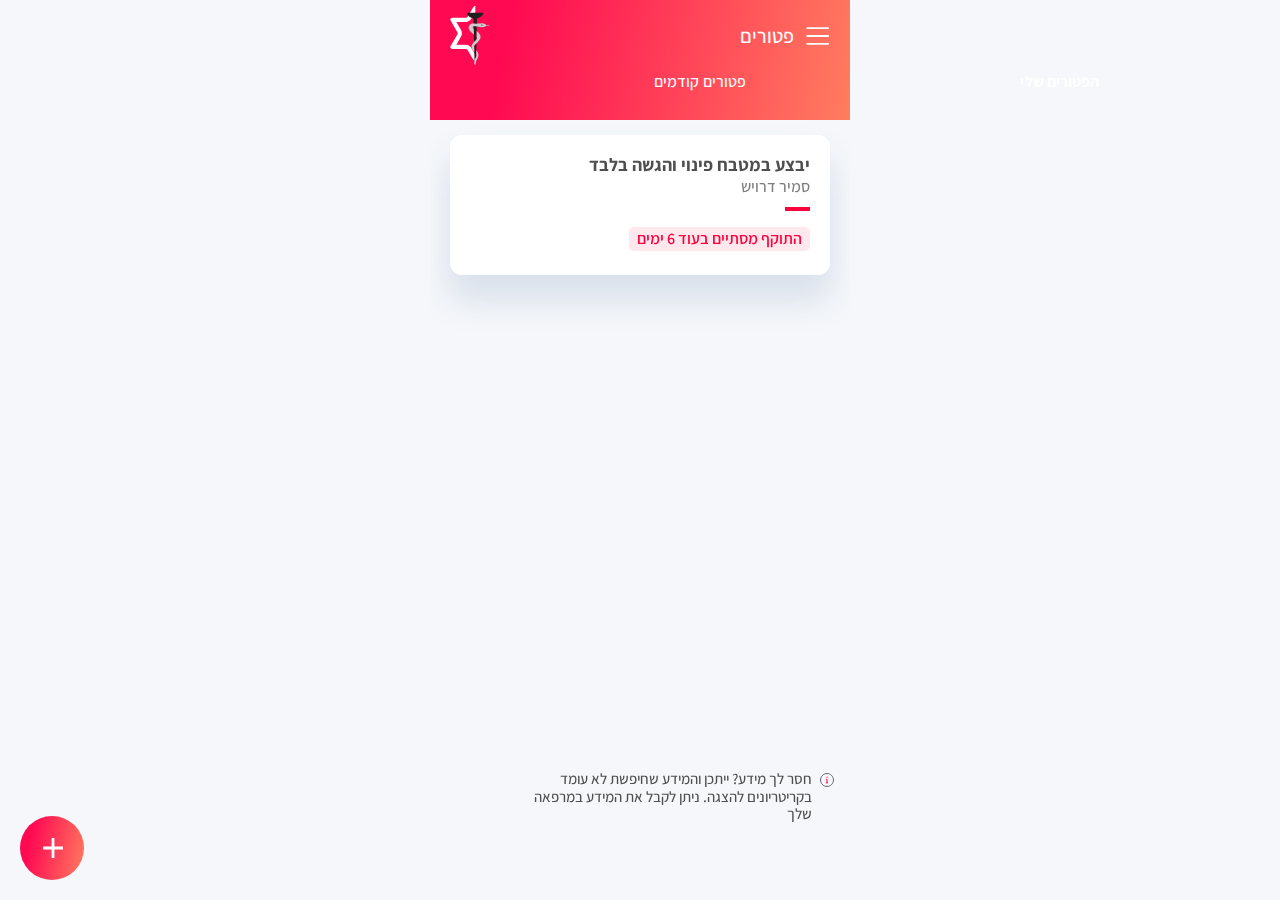
<file: exemptions-page.html>
<!DOCTYPE html>
<html lang="en" dir="rtl" overflow="hidden">

<head>
    <meta charset="UTF-8">
    <meta name="viewport" content="width=device-width, initial-scale=1.0">
    <title>Document</title>
    <link rel="stylesheet" href="style.css">
    <script type="text/javascript" src="script.js"></script>
    <link rel="manifest" href="manifest.json">

</head>

<body>
    <div id="root">
        <header
            class="MuiPaper-root MuiPaper-elevation MuiPaper-elevation4 MuiAppBar-root MuiAppBar-colorPrimary MuiAppBar-positionFixed mui-fixed muirtl-1jr8h5f"
            style="--Paper-shadow: 0 4px 4px 0 rgba(24,90,178,0.09);">
            <div class="MuiToolbar-root MuiToolbar-gutters MuiToolbar-regular muirtl-dfh0nt" id="main-toolbar">
                <div
                    class="MuiGrid-root MuiGrid-container MuiGrid-direction-xs-column MuiGrid-grid-xs-true muirtl-vom6a7">
                    <div class="MuiGrid-root MuiGrid-item muirtl-1wxaqej"></div>
                    <div class="MuiGrid-root MuiGrid-item muirtl-1wxaqej"></div>
                </div>
                <div class="MuiStack-root muirtl-fv2zs6"><button
                        class="MuiButtonBase-root MuiIconButton-root MuiIconButton-colorInherit MuiIconButton-edgeStart MuiIconButton-sizeMedium muirtl-4fzkye"
                        tabindex="0" type="button" id="menu-button" aria-label="menu"><img
                            src="icons/menu-hamburger.svg" alt="icon" height="18"><span
                            class="MuiTouchRipple-root muirtl-4mb1j7"></span></button>
                    <div class="PrivateSwipeArea-root muirtl-a5dz9y" style="width: 20px;"></div>
                    <div class="MuiStack-root muirtl-1o0y1dn">
                        <p class="MuiTypography-root MuiTypography-body1 muirtl-1dteiiv">פטורים </p><button
                            class="MuiButtonBase-root MuiButton-root MuiButton-text MuiButton-textInherit MuiButton-sizeMedium MuiButton-textSizeMedium MuiButton-colorInherit MuiButton-root MuiButton-text MuiButton-textInherit MuiButton-sizeMedium MuiButton-textSizeMedium MuiButton-colorInherit muirtl-1fbkii7"
                            tabindex="0" type="button"><img src="icons/logo-mini.svg" alt="icon" width="41"
                                height="60"></button>
                    </div>
                </div>
            </div>
            <div id="navbar-tabs-portal">
                <div class="MuiTabs-root muirtl-1ytffp6">
                    <div
                        class="MuiButtonBase-root MuiTabScrollButton-root MuiTabScrollButton-horizontal Mui-disabled MuiTabs-scrollButtons muirtl-1gh31go">
                        <svg class="MuiSvgIcon-root MuiSvgIcon-fontSizeSmall muirtl-1yi2vj5" focusable="false"
                            aria-hidden="true" viewBox="0 0 24 24" data-testid="KeyboardArrowRightIcon">
                            <path d="M8.59 16.34l4.58-4.59-4.58-4.59L10 5.75l6 6-6 6z"></path>
                        </svg>
                    </div>
                    <div class="MuiTabs-scrollableX MuiTabs-hideScrollbar muirtl-i8yde5"
                        style="width: 99px; height: 99px; position: absolute; top: -9999px; overflow: scroll;"></div>
                    <div class="MuiTabs-scroller MuiTabs-hideScrollbar MuiTabs-scrollableX muirtl-jb8z7h"
                        style="margin-bottom: 0px;">
                        <div role="tablist" class="MuiTabs-list MuiTabs-flexContainer muirtl-162tvoi"><button
                                class="MuiButtonBase-root MuiTab-root MuiTab-textColorPrimary Mui-selected muirtl-wsjdid"
                                tabindex="0" type="button" role="tab" aria-selected="true"
                                id="current-exemption-btn">הפטורים שלי</button><button
                                class="MuiButtonBase-root MuiTab-root MuiTab-textColorPrimary muirtl-wsjdid"
                                tabindex="-1" type="button" role="tab" aria-selected="false"
                                id="last-exemption-btn">פטורים קודמים</button>
                        </div><span class="MuiTabs-indicator muirtl-423iqt" style="right: 0px; width: 156px;"
                            id="page-white-arrow"></span>
                    </div>
                    <div
                        class="MuiButtonBase-root MuiTabScrollButton-root MuiTabScrollButton-horizontal Mui-disabled MuiTabs-scrollButtons muirtl-1gh31go">
                        <svg class="MuiSvgIcon-root MuiSvgIcon-fontSizeSmall muirtl-1yi2vj5" focusable="false"
                            aria-hidden="true" viewBox="0 0 24 24" data-testid="KeyboardArrowLeftIcon">
                            <path d="M15.41 16.09l-4.58-4.59 4.58-4.59L14 5.5l-6 6 6 6z"></path>
                        </svg>
                    </div>
                </div>
            </div>
        </header>
        <div aria-hidden="true" class="MuiBackdrop-root muirtl-1aod2c2" style="opacity: 0; visibility: hidden;"></div>
        <div role="presentation" id="speed-dial" class="MuiSpeedDial-root MuiSpeedDial-directionUp  muirtl-3grola">
            <button id="plus-button"
                class="MuiButtonBase-root MuiFab-root MuiFab-circular MuiFab-sizeLarge MuiFab-primary MuiFab-root MuiFab-circular MuiFab-sizeLarge MuiFab-primary MuiSpeedDial-fab muirtl-1m4ekyw"
                tabindex="0" type="button" aria-label="SpeedDial" aria-haspopup="true" aria-expanded="false"
                aria-controls="SpeedDial-actions"
                style="transform: none; transition: transform 225ms cubic-bezier(0.4, 0, 0.2, 1);"><span
                    class="btn-content"><span class="btn-text" id="plus-btn-text">פעולות מהירות</span><span
                        class="MuiSpeedDialIcon-root muirtl-m9ecv3"><svg id="plus-text"
                            class="MuiSvgIcon-root MuiSvgIcon-fontSizeMedium MuiSpeedDialIcon-icon muirtl-7j8jl"
                            focusable="false" aria-hidden="true" viewBox="0 0 24 24" data-testid="AddIcon">
                            <path d="M19 13h-6v6h-2v-6H5v-2h6V5h2v6h6v2z"></path>
                        </svg></span></span><span class="MuiTouchRipple-root muirtl-4mb1j7"></span></button>
            <div id="SpeedDial-actions" role="menu" aria-orientation="vertical"
                class="MuiSpeedDial-actions MuiSpeedDial-actionsClosed muirtl-1amzfyf"><button
                    class="plus-button-spec MuiButtonBase-root MuiFab-root MuiFab-circular MuiFab-sizeSmall MuiFab-default MuiFab-root MuiFab-circular MuiFab-sizeSmall MuiFab-default MuiSpeedDialAction-fab MuiSpeedDialAction-fabClosed muirtl-lvxgbw"
                    tabindex="-1" type="button" role="menuitem" style="transition-delay: 60ms;"><span
                        style="margin-left: 10px;">זימון תור</span><img src="icons/make-appointment-grey.svg"
                        alt="icon"></button><button
                    class="plus-button-spec MuiButtonBase-root MuiFab-root MuiFab-circular MuiFab-sizeSmall MuiFab-default MuiFab-root MuiFab-circular MuiFab-sizeSmall MuiFab-default MuiSpeedDialAction-fab MuiSpeedDialAction-fabClosed muirtl-lvxgbw"
                    tabindex="-1" type="button" role="menuitem" style="transition-delay: 30ms;"><span
                        style="margin-left: 10px;">ניפוק מדרסים</span><img src="icons/insoles-grey.svg"
                        alt="icon"></button></div>
        </div>
        <div class="MuiStack-root muirtl-b95f0i">
            <div class="" style="overflow-x: hidden;">
                <div class="react-swipeable-view-container" id="current-exemptions-div" style="height: 738px; flex-direction: row-reverse; transition: all; direction: ltr; display: flex; will-change: transform; transform: translate(0%, 0px); transition-duration: 420ms;
    will-change: left;">
                    <div aria-hidden="false" data-swipeable="true" style="width: 100%; flex-shrink: 0; overflow: auto;">
                        <div class="MuiBox-root muirtl-1uhapvr" role="tabpanel" id="valid-exemptions-tab-tab"
                            style="direction: rtl;">
                            <div class="MuiStack-root muirtl-1w2vdwo">
                                <!-- <div class="MuiBox-root muirtl-1x4wo2n">
                                    <img
                                        src="icons/exemptions-empty-state.svg"
                                        alt="icon">
                                    <div class="MuiStack-root muirtl-gid8lu">
                                        <h4 class="MuiTypography-root MuiTypography-h4 muirtl-w6fhi1">פטורים שירשמו
                                            עבורך יופיעו כאן</h4>
                                    </div>
                                </div> -->
                                <div class="MuiBox-root muirtl-178dcu5">
                                    <div class="MuiBox-root muirtl-1yarcws" style="transform: translateY(15px);"
                                        data-index="0">
                                        <div id="exemption-link">
                                            <div class="MuiPaper-root MuiPaper-elevation MuiPaper-rounded MuiPaper-elevation1 MuiCard-root generic-card muirtl-1txugud muirtl-1wbw82o "
                                                style="--Paper-shadow: 0px 2px 1px -1px rgba(0,0,0,0.2),0px 1px 1px 0px rgba(0,0,0,0.14),0px 1px 3px 0px rgba(0,0,0,0.12);">
                                                <div class="MuiCardContent-root muirtl-jgd9ug">
                                                    <div class="MuiGrid-root MuiGrid-container muirtl-1ww8y44">
                                                        <p class="MuiTypography-root MuiTypography-body1 muirtl-7zym04"
                                                            id="invalid-exemptions-0-card-title">יבצע במטבח פינוי והגשה
                                                            בלבד</p>
                                                    </div>
                                                    <p class="MuiTypography-root MuiTypography-body1 muirtl-nn6o7w"
                                                        id="invalid-exemptions-0-card-given-by">סמיר דרויש</p>
                                                    <div class="MuiBox-root muirtl-1f7w5n4"></div>
                                                    <div class="MuiChip-root MuiChip-filled MuiChip-sizeSmall MuiChip-colorError MuiChip-filledError muirtl-122btlw"
                                                        id="valid-exemptions-0-card-dates"><span
                                                            class="MuiChip-label MuiChip-labelSmall muirtl-4y436t">התוקף
                                                            מסתיים בעוד 6 ימים</span></div>
                                                </div>
                                            </div>
                                        </div>
                                    </div>
                                </div>
                                <div class="MuiBox-root muirtl-0 info-text">
                                    <div class="MuiStack-root muirtl-l2o62i"><img src="icons/disclaimer.svg" alt="icon"
                                            style="padding-top: 3px;">
                                        <h6 class="MuiTypography-root MuiTypography-subtitle2 muirtl-o1bxc6">חסר לך
                                            מידע? ייתכן והמידע שחיפשת לא עומד בקריטריונים להצגה. ניתן לקבל את המידע
                                            במרפאה שלך</h6>
                                    </div>
                                </div>
                            </div>
                        </div>
                    </div>
                    <div aria-hidden="true" data-swipeable="true" style="width: 100%; flex-shrink: 0; overflow: auto;">
                        <div class="MuiBox-root muirtl-1uhapvr" role="tabpanel" id="invalid-exemptions-tab-tab"
                            style="direction: rtl;">
                            <div class="MuiBox-root muirtl-c1pvke" style="width: 100%; height: 170.797px;">
                                <div class="MuiStack-root muirtl-1p1gszq">
                                    <div class="MuiBox-root muirtl-178dcu5">
                                        <div class="MuiBox-root muirtl-1yarcws" style="transform: translateY(15px);"
                                            data-index="0">
                                            <div id="last-exemption-link">
                                                <div class="MuiPaper-root MuiPaper-elevation MuiPaper-rounded MuiPaper-elevation1 MuiCard-root generic-card muirtl-1txugud"
                                                    style="--Paper-shadow: 0px 2px 1px -1px rgba(0,0,0,0.2),0px 1px 1px 0px rgba(0,0,0,0.14),0px 1px 3px 0px rgba(0,0,0,0.12);">
                                                    <div class="MuiCardContent-root muirtl-jgd9ug">
                                                        <div class="MuiGrid-root MuiGrid-container muirtl-1ww8y44">
                                                            <p class="MuiTypography-root MuiTypography-body1 muirtl-7zym04"
                                                                id="invalid-exemptions-0-card-title">יבצע במטבח פינוי
                                                                והגשה
                                                                בלבד</p>
                                                        </div>
                                                        <p class="MuiTypography-root MuiTypography-body1 muirtl-nn6o7w"
                                                            id="invalid-exemptions-0-card-given-by">ג'ומעה אלעמור</p>
                                                        <div class="MuiBox-root muirtl-1f7w5n4"></div>
                                                        <div class="MuiChip-root MuiChip-filled MuiChip-sizeSmall MuiChip-colorDefault MuiChip-filledDefault muirtl-1c28dz5"
                                                            id="invalid-exemptions-0-card-dates"><span
                                                                class="MuiChip-label MuiChip-labelSmall muirtl-4y436t">התוקף
                                                                מ- 16.06.25 עד 29.06.25</span></div>
                                                    </div>
                                                </div>
                                            </div>
                                        </div>
                                    </div>
                                    <div class="MuiBox-root muirtl-7r8w10 info-text">
                                        <div class="MuiStack-root muirtl-l2o62i"><img src="icons/disclaimer.svg"
                                                alt="icon" style="padding-top: 3px;">
                                            <h6 class="MuiTypography-root MuiTypography-subtitle2 muirtl-o1bxc6">חסר לך
                                                מידע? ייתכן והמידע שחיפשת לא עומד בקריטריונים להצגה. ניתן לקבל את המידע
                                                במרפאה שלך</h6>
                                        </div>
                                    </div>
                                </div>
                            </div>
                        </div>
                    </div>
                </div>
            </div>
        </div>
    </div>
    <div aria-hidden="true" id="blur-div" class="MuiBackdrop-root muirtl-1aod2c2"
        style="opacity: 0; transition: opacity 195ms cubic-bezier(0.4, 0, 0.2, 1); visibility: hidden;"></div>
    <div role="presentation" id="main-side-drawer"
        class="MuiDrawer-root MuiDrawer-anchorLeft MuiDrawer-modal MuiModal-root muirtl-1hmojqi">
        <div aria-hidden="true" class="MuiBackdrop-root MuiModal-backdrop muirtl-14dl35y"
            style="opacity: 1; transition: 195ms cubic-bezier(0.4, 0, 0.2, 1);"></div>
        <div tabindex="0" data-testid="sentinelStart"></div>
        <div class="MuiPaper-root MuiPaper-elevation MuiPaper-elevation16 MuiDrawer-paper MuiDrawer-paperAnchorLeft muirtl-yygwp7"
            id="side-menu" tabindex="-1"
            style="--Paper-shadow: 0px 8px 10px -5px rgba(0,0,0,0.2),0px 16px 24px 2px rgba(0,0,0,0.14),0px 6px 30px 5px rgba(0,0,0,0.12); transform: translate(0px, 0px); transition: 300ms cubic-bezier(0.4, 0, 0.2, 1);">
            <div class="MuiStack-root muirtl-pn7e9b">
                <div class="MuiStack-root muirtl-dvxtzn"><button
                        class="MuiButtonBase-root MuiIconButton-root MuiIconButton-sizeMedium muirtl-c8hsoy"
                        tabindex="0" type="button" id="close-menu-button"><img src="icons/close.svg"
                            alt="icon"></button><img src="icons/medical-logo.svg" alt="icon"><button
                        class="MuiButtonBase-root MuiIconButton-root MuiIconButton-sizeMedium muirtl-r7y9g9"
                        onclick="window.location.href='index.html'" tabindex="0" type="button"
                        id="home-menu-button"><img src="icons/home.svg" alt="icon"></button></div>
                <hr class="MuiDivider-root MuiDivider-fullWidth muirtl-1sw1xox">
                <div class="MuiBox-root muirtl-0">
                    <div class="MuiGrid-root MuiGrid-container muirtl-cpxc36">
                        <div class="MuiGrid-root MuiGrid-item MuiGrid-grid-xs-4 muirtl-6taq3o"><button
                                class="MuiButtonBase-root MuiButton-root MuiButton-text MuiButton-textPrimary MuiButton-sizeMedium MuiButton-textSizeMedium MuiButton-colorPrimary MuiButton-root MuiButton-text MuiButton-textPrimary MuiButton-sizeMedium MuiButton-textSizeMedium MuiButton-colorPrimary muirtl-1qoi09o"
                                tabindex="0" type="button" id="common-action-29"><span
                                    class="MuiButton-icon MuiButton-startIcon MuiButton-iconSizeMedium muirtl-cveorv"><img
                                        src="icons/request.svg" alt="icon"></span>שליחת
                                בקשה למרפאה</button></div>
                        <div class="MuiGrid-root MuiGrid-item MuiGrid-grid-xs-4 muirtl-6taq3o"><button
                                class="MuiButtonBase-root MuiButton-root MuiButton-text MuiButton-textPrimary MuiButton-sizeMedium MuiButton-textSizeMedium MuiButton-colorPrimary MuiButton-root MuiButton-text MuiButton-textPrimary MuiButton-sizeMedium MuiButton-textSizeMedium MuiButton-colorPrimary muirtl-1qoi09o"
                                tabindex="0" type="button" id="common-action-15"><span
                                    class="MuiButton-icon MuiButton-startIcon MuiButton-iconSizeMedium muirtl-cveorv"><img
                                        src="icons/booking.svg" alt="icon"></span>זימון
                                תור</button></div>
                        <div class="MuiGrid-root MuiGrid-item MuiGrid-grid-xs-4 muirtl-6taq3o"><button
                                class="MuiButtonBase-root MuiButton-root MuiButton-text MuiButton-textPrimary MuiButton-sizeMedium MuiButton-textSizeMedium MuiButton-colorPrimary MuiButton-root MuiButton-text MuiButton-textPrimary MuiButton-sizeMedium MuiButton-textSizeMedium MuiButton-colorPrimary muirtl-1qoi09o"
                                tabindex="0" type="button" id="common-action-23"><span
                                    class="MuiButton-icon MuiButton-startIcon MuiButton-iconSizeMedium muirtl-cveorv"><img
                                        src="icons/emergency.svg" alt="icon"></span>פניה
                                לרפואה דחופה</button></div>
                    </div>
                </div>
                <hr class="MuiDivider-root MuiDivider-fullWidth muirtl-1sw1xox">
                <div class="MuiStack-root muirtl-j7qwjs">
                    <p class="MuiTypography-root MuiTypography-body1 muirtl-1a52aad">איך נוכל לעזור לך?</p>
                    <div class="MuiGrid-root MuiGrid-container MuiGrid-spacing-xs-2 muirtl-1b9v1ly">
                        <div class="MuiGrid-root MuiGrid-item MuiGrid-grid-xs-4 muirtl-6taq3o"><button
                                class="MuiButtonBase-root MuiButton-root MuiButton-text MuiButton-textPrimary MuiButton-sizeMedium MuiButton-textSizeMedium MuiButton-colorPrimary MuiButton-fullWidth MuiButton-root MuiButton-text MuiButton-textPrimary MuiButton-sizeMedium MuiButton-textSizeMedium MuiButton-colorPrimary MuiButton-fullWidth muirtl-1b2hlq6"
                                tabindex="0" type="button" id="menu-item-1"><span
                                    class="MuiButton-icon MuiButton-startIcon MuiButton-iconSizeMedium muirtl-cveorv"><img
                                        src="icons/my-queues.svg" alt="icon"></span>התורים שלי</button></div>
                        <div class="MuiGrid-root MuiGrid-item MuiGrid-grid-xs-4 muirtl-6taq3o"><button
                                class="MuiButtonBase-root MuiButton-root MuiButton-text MuiButton-textPrimary MuiButton-sizeMedium MuiButton-textSizeMedium MuiButton-colorPrimary MuiButton-fullWidth MuiButton-root MuiButton-text MuiButton-textPrimary MuiButton-sizeMedium MuiButton-textSizeMedium MuiButton-colorPrimary MuiButton-fullWidth muirtl-1b2hlq6"
                                tabindex="0" type="button" id="menu-item-2"><span
                                    class="MuiButton-icon MuiButton-startIcon MuiButton-iconSizeMedium muirtl-cveorv"><img
                                        src="icons/test-results.svg" alt="icon"></span>תוצאות בדיקות</button></div>
                        <div class="MuiGrid-root MuiGrid-item MuiGrid-grid-xs-4 muirtl-6taq3o"><button
                                class="MuiButtonBase-root MuiButton-root MuiButton-text MuiButton-textPrimary MuiButton-sizeMedium MuiButton-textSizeMedium MuiButton-colorPrimary MuiButton-fullWidth MuiButton-root MuiButton-text MuiButton-textPrimary MuiButton-sizeMedium MuiButton-textSizeMedium MuiButton-colorPrimary MuiButton-fullWidth muirtl-1b2hlq6"
                                tabindex="0" type="button" id="menu-item-3"><span
                                    class="MuiButton-icon MuiButton-startIcon MuiButton-iconSizeMedium muirtl-cveorv"><img
                                        src="icons/prescriptions.svg" alt="icon"></span>תרופות ומרשמים</button></div>
                        <div class="MuiGrid-root MuiGrid-item MuiGrid-grid-xs-4 muirtl-6taq3o"><button
                                class="MuiButtonBase-root MuiButton-root MuiButton-text MuiButton-textPrimary MuiButton-sizeMedium MuiButton-textSizeMedium MuiButton-colorPrimary MuiButton-fullWidth MuiButton-root MuiButton-text MuiButton-textPrimary MuiButton-sizeMedium MuiButton-textSizeMedium MuiButton-colorPrimary MuiButton-fullWidth muirtl-1b2hlq6"
                                tabindex="0" type="button" id="menu-item-4"><span
                                    class="MuiButton-icon MuiButton-startIcon MuiButton-iconSizeMedium muirtl-cveorv"><img
                                        src="icons/references.svg" alt="icon"></span>הפניות</button></div>
                        <div class="MuiGrid-root MuiGrid-item MuiGrid-grid-xs-4 muirtl-6taq3o"><button
                                class="MuiButtonBase-root MuiButton-root MuiButton-text MuiButton-textPrimary MuiButton-sizeMedium MuiButton-textSizeMedium MuiButton-colorPrimary MuiButton-fullWidth MuiButton-root MuiButton-text MuiButton-textPrimary MuiButton-sizeMedium MuiButton-textSizeMedium MuiButton-colorPrimary MuiButton-fullWidth muirtl-1b2hlq6"
                                tabindex="0" type="button" id="menu-item-5"><span
                                    class="MuiButton-icon MuiButton-startIcon MuiButton-iconSizeMedium muirtl-cveorv"><img
                                        src="icons/discharge.svg" alt="icon"></span>פטורים </button></div>
                        <div class="MuiGrid-root MuiGrid-item MuiGrid-grid-xs-4 muirtl-6taq3o"><button
                                class="MuiButtonBase-root MuiButton-root MuiButton-text MuiButton-textPrimary MuiButton-sizeMedium MuiButton-textSizeMedium MuiButton-colorPrimary MuiButton-fullWidth MuiButton-root MuiButton-text MuiButton-textPrimary MuiButton-sizeMedium MuiButton-textSizeMedium MuiButton-colorPrimary MuiButton-fullWidth muirtl-1b2hlq6"
                                tabindex="0" type="button" id="menu-item-6"><span
                                    class="MuiButton-icon MuiButton-startIcon MuiButton-iconSizeMedium muirtl-cveorv"><img
                                        src="icons/sick-days.svg" alt="icon"></span>ימי
                                מחלה</button></div>
                        <div class="MuiGrid-root MuiGrid-item MuiGrid-grid-xs-4 muirtl-6taq3o"><button
                                class="MuiButtonBase-root MuiButton-root MuiButton-text MuiButton-textPrimary MuiButton-sizeMedium MuiButton-textSizeMedium MuiButton-colorPrimary MuiButton-fullWidth MuiButton-root MuiButton-text MuiButton-textPrimary MuiButton-sizeMedium MuiButton-textSizeMedium MuiButton-colorPrimary MuiButton-fullWidth muirtl-1b2hlq6"
                                tabindex="0" type="button" id="menu-item-7"><span
                                    class="MuiButton-icon MuiButton-startIcon MuiButton-iconSizeMedium muirtl-cveorv"><img
                                        src="icons/vaccine.svg" alt="icon"></span>חיסונים</button></div>
                        <div class="MuiGrid-root MuiGrid-item MuiGrid-grid-xs-4 muirtl-6taq3o"><button
                                class="MuiButtonBase-root MuiButton-root MuiButton-text MuiButton-textPrimary MuiButton-sizeMedium MuiButton-textSizeMedium MuiButton-colorPrimary MuiButton-fullWidth MuiButton-root MuiButton-text MuiButton-textPrimary MuiButton-sizeMedium MuiButton-textSizeMedium MuiButton-colorPrimary MuiButton-fullWidth muirtl-1b2hlq6"
                                tabindex="0" type="button" id="menu-item-8"><span
                                    class="MuiButton-icon MuiButton-startIcon MuiButton-iconSizeMedium muirtl-cveorv"><img
                                        src="icons/summary.svg" alt="icon"></span>סיכומי
                                ביקור</button></div>
                        <div class="MuiGrid-root MuiGrid-item MuiGrid-grid-xs-4 muirtl-6taq3o"><button
                                class="MuiButtonBase-root MuiButton-root MuiButton-text MuiButton-textPrimary MuiButton-sizeMedium MuiButton-textSizeMedium MuiButton-colorPrimary MuiButton-fullWidth MuiButton-root MuiButton-text MuiButton-textPrimary MuiButton-sizeMedium MuiButton-textSizeMedium MuiButton-colorPrimary MuiButton-fullWidth muirtl-1b2hlq6"
                                tabindex="0" type="button" id="menu-item-12"><span
                                    class="MuiButton-icon MuiButton-startIcon MuiButton-iconSizeMedium muirtl-cveorv"><img
                                        src="icons/medical-profile.svg" alt="icon"></span>פרופיל רפואי</button></div>
                        <div class="MuiGrid-root MuiGrid-item MuiGrid-grid-xs-4 muirtl-6taq3o"><button
                                class="MuiButtonBase-root MuiButton-root MuiButton-text MuiButton-textPrimary MuiButton-sizeMedium MuiButton-textSizeMedium MuiButton-colorPrimary MuiButton-fullWidth MuiButton-root MuiButton-text MuiButton-textPrimary MuiButton-sizeMedium MuiButton-textSizeMedium MuiButton-colorPrimary MuiButton-fullWidth muirtl-1b2hlq6"
                                tabindex="0" type="button" id="menu-item-14"><span
                                    class="MuiButton-icon MuiButton-startIcon MuiButton-iconSizeMedium muirtl-cveorv"><img
                                        src="icons/requests.svg" alt="icon"></span>הבקשות
                                שלי</button></div>
                    </div>
                </div>
                <hr class="MuiDivider-root MuiDivider-fullWidth muirtl-1sw1xox">
                <div class="MuiStack-root muirtl-9k6x7o"><button
                        class="MuiButtonBase-root MuiButton-root MuiButton-text MuiButton-textPrimary MuiButton-sizeMedium MuiButton-textSizeMedium MuiButton-colorPrimary MuiButton-root MuiButton-text MuiButton-textPrimary MuiButton-sizeMedium MuiButton-textSizeMedium MuiButton-colorPrimary muirtl-1bn2r2d"
                        tabindex="0" type="button" id="feedback-button"><span
                            class="MuiButton-icon MuiButton-startIcon MuiButton-iconSizeMedium muirtl-cveorv"><img
                                src="icons/review.svg" alt="icon"></span>מה דעתך על
                        MediTik? נשמח לפידבק</button><button
                        class="MuiButtonBase-root MuiButton-root MuiButton-text MuiButton-textPrimary MuiButton-sizeMedium MuiButton-textSizeMedium MuiButton-colorPrimary MuiButton-root MuiButton-text MuiButton-textPrimary MuiButton-sizeMedium MuiButton-textSizeMedium MuiButton-colorPrimary muirtl-1bn2r2d"
                        tabindex="0" type="button" id="install-button"><span
                            class="MuiButton-icon MuiButton-startIcon MuiButton-iconSizeMedium muirtl-cveorv"><img
                                src="icons/install.svg" alt="icon"></span>הורדה
                        כאפליקציה</button><button
                        class="MuiButtonBase-root MuiButton-root MuiButton-text MuiButton-textPrimary MuiButton-sizeMedium MuiButton-textSizeMedium MuiButton-colorPrimary MuiButton-root MuiButton-text MuiButton-textPrimary MuiButton-sizeMedium MuiButton-textSizeMedium MuiButton-colorPrimary muirtl-1bn2r2d"
                        tabindex="0" type="button" id="share-button"><span
                            class="MuiButton-icon MuiButton-startIcon MuiButton-iconSizeMedium muirtl-cveorv"><img
                                src="icons/share.svg" alt="icon"></span>שיתוף עם
                        חברים</button><button
                        class="MuiButtonBase-root MuiButton-root MuiButton-text MuiButton-textPrimary MuiButton-sizeMedium MuiButton-textSizeMedium MuiButton-colorPrimary MuiButton-root MuiButton-text MuiButton-textPrimary MuiButton-sizeMedium MuiButton-textSizeMedium MuiButton-colorPrimary muirtl-1bn2r2d"
                        tabindex="0" type="button" id="logout-button"><span
                            class="MuiButton-icon MuiButton-startIcon MuiButton-iconSizeMedium muirtl-cveorv"><img
                                src="icons/logout.svg" alt="icon"></span>התנתק</button>
                </div>
                <div class="MuiStack-root muirtl-11t1h4v">
                    <hr class="MuiDivider-root MuiDivider-fullWidth muirtl-1sw1xox">
                    <div class="MuiStack-root muirtl-csffzd">
                        <div class="MuiStack-root muirtl-csffzd"><img src="icons/lotem-logo.svg" alt="icon"
                                height="26"><img src="icons/shahar-logo.svg" alt="icon" height="26">
                            <p class="MuiTypography-root MuiTypography-body1 muirtl-14bgq7w">פותח ע״י אגף
                                התקשוב/לוטם/יחידת שחר</p>
                        </div>
                        <div class="MuiStack-root muirtl-csffzd"><img src="icons/menu-logo.svg" alt="icon" height="29">
                            <p class="MuiTypography-root MuiTypography-body1 muirtl-14bgq7w">בשיתוף מחלקת מערכות מידע
                                בחט״ל</p>
                        </div>
                    </div>
                    <p class="MuiTypography-root MuiTypography-body1 muirtl-1r78j11">1.6.2.0</p>
                </div>
            </div>
        </div>
        <div tabindex="0" data-testid="sentinelEnd"></div>
    </div>
    <p id="time-text-name" display="none"></p>

</body>


</html>
</file>
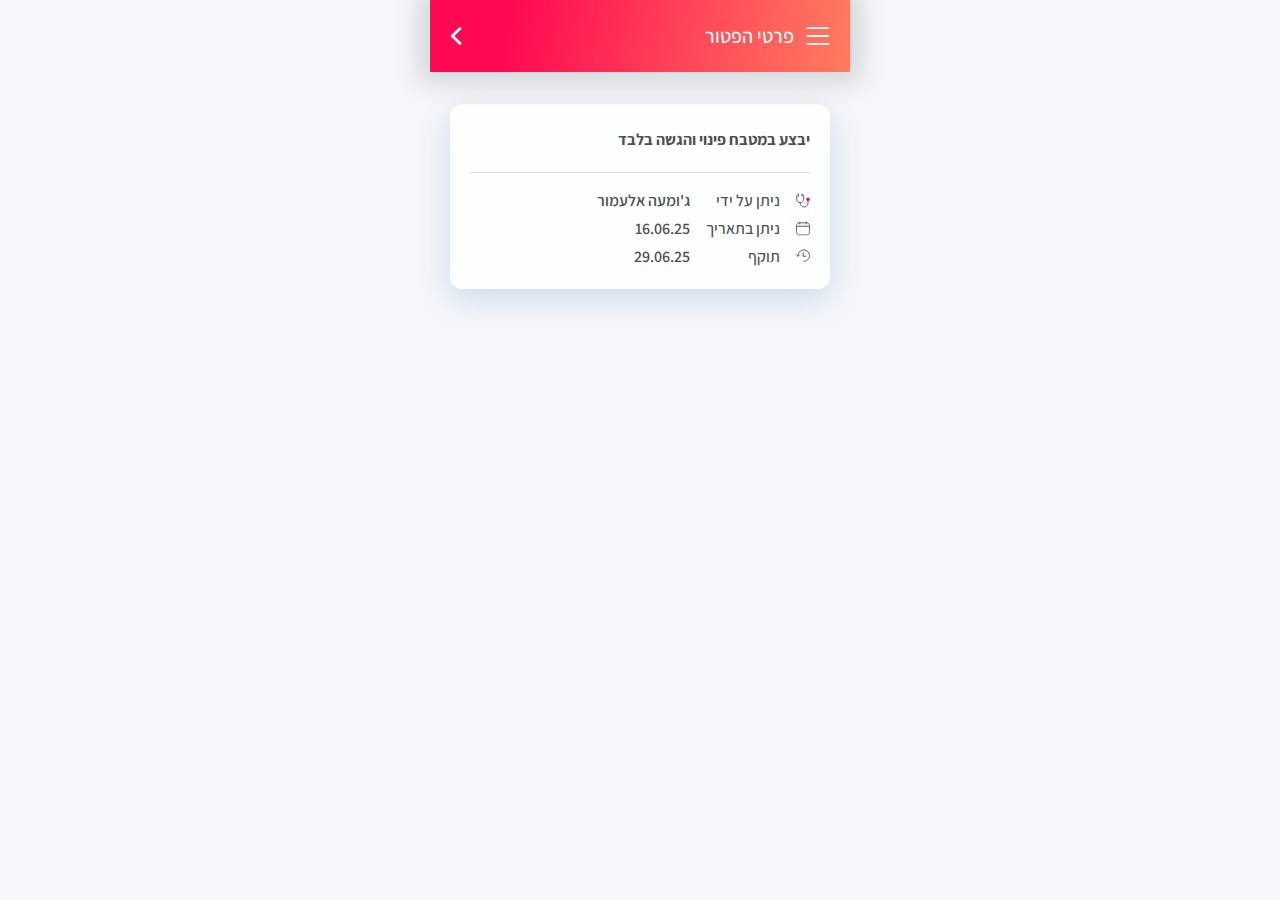
<file: last-exemption.html>
<!DOCTYPE html>
<html lang="en" dir="rtl">

<head>
    <meta charset="UTF-8">
    <meta name="viewport" content="width=device-width, initial-scale=1.0">
    <title>Document</title>
    <link rel="stylesheet" href="style.css">
    <script type="text/javascript" src="script.js"></script>
    <link rel="manifest" href="manifest.json">
</head>

<body>
    <div id="root">
        <header
            class="MuiPaper-root MuiPaper-elevation MuiPaper-elevation4 MuiAppBar-root MuiAppBar-colorPrimary MuiAppBar-positionFixed mui-fixed muirtl-14suvet"
            style="--Paper-shadow: 0 4px 4px 0 rgba(24,90,178,0.09);">
            <div class="MuiToolbar-root MuiToolbar-gutters MuiToolbar-regular muirtl-dfh0nt" id="main-toolbar">
                <div
                    class="MuiGrid-root MuiGrid-container MuiGrid-direction-xs-column MuiGrid-grid-xs-true muirtl-vom6a7">
                    <div class="MuiGrid-root MuiGrid-item muirtl-1wxaqej"></div>
                    <div class="MuiGrid-root MuiGrid-item muirtl-1wxaqej"></div>
                </div>
                <div class="MuiStack-root muirtl-fv2zs6"><button
                        class="MuiButtonBase-root MuiIconButton-root MuiIconButton-colorInherit MuiIconButton-edgeStart MuiIconButton-sizeMedium muirtl-4fzkye"
                        tabindex="0" type="button" id="menu-button" aria-label="menu"><img
                            src="icons/menu-hamburger.svg" alt="icon" height="18"><span
                            class="MuiTouchRipple-root muirtl-4mb1j7"></span></button>
                    <div class="PrivateSwipeArea-root muirtl-a5dz9y" style="width: 20px;"></div>
                    <div class="MuiStack-root muirtl-1ij2st4">
                        <p class="MuiTypography-root MuiTypography-body1 muirtl-1dteiiv">פרטי הפטור</p><button
                            class="MuiButtonBase-root MuiIconButton-root MuiIconButton-colorInherit MuiIconButton-edgeEnd MuiIconButton-sizeMedium muirtl-1f8cgg1" onclick="backFromLastExem()"
                            tabindex="0" type="button" id="back-button"><img
                                src="icons/navbar-back.svg" alt="icon"></button>
                    </div>
                </div>
            </div>
            <div id="navbar-tabs-portal"></div>
        </header>
<div aria-hidden="true" id="blur-div" class="MuiBackdrop-root muirtl-1aod2c2" style="opacity: 0; transition: opacity 195ms cubic-bezier(0.4, 0, 0.2, 1); visibility: hidden;"></div>




        <div class="MuiBox-root muirtl-1jqm41y">
            <div class="MuiStack-root muirtl-ctinhq">
                <p class="MuiTypography-root MuiTypography-body1 muirtl-kt1yo5">יבצע במטבח פינוי והגשה בלבד</p>
                <hr class="MuiDivider-root MuiDivider-fullWidth muirtl-1sw1xox">
                <div class="MuiBox-root muirtl-ds1a7j"><img
                        src="icons/referring-physician.svg" alt="icon">
                    <p class="MuiTypography-root MuiTypography-body1 muirtl-ciifxx" id="caregiver-name">ניתן על ידי </p>
                    <p class="MuiTypography-root MuiTypography-body1 muirtl-10opd35">ג'ומעה אלעמור</p><img
                        src="icons/date-icon.svg" alt="icon">
                    <p class="MuiTypography-root MuiTypography-body1 muirtl-ciifxx" id="appointment-time">ניתן בתאריך
                    </p>
                    <p class="MuiTypography-root MuiTypography-body1 muirtl-10opd35">16.06.25</p><img
                        src="icons/time-icon.svg" alt="icon">
                    <p class="MuiTypography-root MuiTypography-body1 muirtl-ciifxx" id="expiration-date">תוקף </p>
                    <p class="MuiTypography-root MuiTypography-body1 muirtl-10opd35">29.06.25</p>
                </div>
            </div>
        </div>
    </div>



        <div role="presentation" id="main-side-drawer"
        class="MuiDrawer-root MuiDrawer-anchorLeft MuiDrawer-modal MuiModal-root muirtl-1hmojqi">
        <div aria-hidden="true" class="MuiBackdrop-root MuiModal-backdrop muirtl-14dl35y"
            style="opacity: 1; transition: 195ms cubic-bezier(0.4, 0, 0.2, 1);"></div>
        <div tabindex="0" data-testid="sentinelStart"></div>
        <div class="MuiPaper-root MuiPaper-elevation MuiPaper-elevation16 MuiDrawer-paper MuiDrawer-paperAnchorLeft muirtl-yygwp7"
            id="side-menu" tabindex="-1"
            style="--Paper-shadow: 0px 8px 10px -5px rgba(0,0,0,0.2),0px 16px 24px 2px rgba(0,0,0,0.14),0px 6px 30px 5px rgba(0,0,0,0.12); transform: translate(0px, 0px); transition: 300ms cubic-bezier(0.4, 0, 0.2, 1);">
            <div class="MuiStack-root muirtl-pn7e9b">
                <div class="MuiStack-root muirtl-dvxtzn"><button
                        class="MuiButtonBase-root MuiIconButton-root MuiIconButton-sizeMedium muirtl-c8hsoy"
                        tabindex="0" type="button" id="close-menu-button"><img
                            src="icons/close.svg" alt="icon"></button><img
                        src="icons/medical-logo.svg" alt="icon"><button
                        class="MuiButtonBase-root MuiIconButton-root MuiIconButton-sizeMedium muirtl-r7y9g9" onclick="window.location.href='index.html'"
                        tabindex="0" type="button" id="home-menu-button"><img
                            src="icons/home.svg" alt="icon"></button></div>
                <hr class="MuiDivider-root MuiDivider-fullWidth muirtl-1sw1xox">
                <div class="MuiBox-root muirtl-0">
                    <div class="MuiGrid-root MuiGrid-container muirtl-cpxc36">
                        <div class="MuiGrid-root MuiGrid-item MuiGrid-grid-xs-4 muirtl-6taq3o"><button
                                class="MuiButtonBase-root MuiButton-root MuiButton-text MuiButton-textPrimary MuiButton-sizeMedium MuiButton-textSizeMedium MuiButton-colorPrimary MuiButton-root MuiButton-text MuiButton-textPrimary MuiButton-sizeMedium MuiButton-textSizeMedium MuiButton-colorPrimary muirtl-1qoi09o"
                                tabindex="0" type="button" id="common-action-29"><span
                                    class="MuiButton-icon MuiButton-startIcon MuiButton-iconSizeMedium muirtl-cveorv"><img
                                        src="icons/request.svg" alt="icon"></span>שליחת
                                בקשה למרפאה</button></div>
                        <div class="MuiGrid-root MuiGrid-item MuiGrid-grid-xs-4 muirtl-6taq3o"><button
                                class="MuiButtonBase-root MuiButton-root MuiButton-text MuiButton-textPrimary MuiButton-sizeMedium MuiButton-textSizeMedium MuiButton-colorPrimary MuiButton-root MuiButton-text MuiButton-textPrimary MuiButton-sizeMedium MuiButton-textSizeMedium MuiButton-colorPrimary muirtl-1qoi09o"
                                tabindex="0" type="button" id="common-action-15"><span
                                    class="MuiButton-icon MuiButton-startIcon MuiButton-iconSizeMedium muirtl-cveorv"><img
                                        src="icons/booking.svg" alt="icon"></span>זימון
                                תור</button></div>
                        <div class="MuiGrid-root MuiGrid-item MuiGrid-grid-xs-4 muirtl-6taq3o"><button
                                class="MuiButtonBase-root MuiButton-root MuiButton-text MuiButton-textPrimary MuiButton-sizeMedium MuiButton-textSizeMedium MuiButton-colorPrimary MuiButton-root MuiButton-text MuiButton-textPrimary MuiButton-sizeMedium MuiButton-textSizeMedium MuiButton-colorPrimary muirtl-1qoi09o"
                                tabindex="0" type="button" id="common-action-23"><span
                                    class="MuiButton-icon MuiButton-startIcon MuiButton-iconSizeMedium muirtl-cveorv"><img
                                        src="icons/emergency.svg" alt="icon"></span>פניה
                                לרפואה דחופה</button></div>
                    </div>
                </div>
                <hr class="MuiDivider-root MuiDivider-fullWidth muirtl-1sw1xox">
                <div class="MuiStack-root muirtl-j7qwjs">
                    <p class="MuiTypography-root MuiTypography-body1 muirtl-1a52aad">איך נוכל לעזור לך?</p>
                    <div class="MuiGrid-root MuiGrid-container MuiGrid-spacing-xs-2 muirtl-1b9v1ly">
                        <div class="MuiGrid-root MuiGrid-item MuiGrid-grid-xs-4 muirtl-6taq3o"><button
                                class="MuiButtonBase-root MuiButton-root MuiButton-text MuiButton-textPrimary MuiButton-sizeMedium MuiButton-textSizeMedium MuiButton-colorPrimary MuiButton-fullWidth MuiButton-root MuiButton-text MuiButton-textPrimary MuiButton-sizeMedium MuiButton-textSizeMedium MuiButton-colorPrimary MuiButton-fullWidth muirtl-1b2hlq6"
                                tabindex="0" type="button" id="menu-item-1"><span
                                    class="MuiButton-icon MuiButton-startIcon MuiButton-iconSizeMedium muirtl-cveorv"><img
                                        src="icons/my-queues.svg"
                                        alt="icon"></span>התורים שלי</button></div>
                        <div class="MuiGrid-root MuiGrid-item MuiGrid-grid-xs-4 muirtl-6taq3o"><button
                                class="MuiButtonBase-root MuiButton-root MuiButton-text MuiButton-textPrimary MuiButton-sizeMedium MuiButton-textSizeMedium MuiButton-colorPrimary MuiButton-fullWidth MuiButton-root MuiButton-text MuiButton-textPrimary MuiButton-sizeMedium MuiButton-textSizeMedium MuiButton-colorPrimary MuiButton-fullWidth muirtl-1b2hlq6"
                                tabindex="0" type="button" id="menu-item-2"><span
                                    class="MuiButton-icon MuiButton-startIcon MuiButton-iconSizeMedium muirtl-cveorv"><img
                                        src="icons/test-results.svg"
                                        alt="icon"></span>תוצאות בדיקות</button></div>
                        <div class="MuiGrid-root MuiGrid-item MuiGrid-grid-xs-4 muirtl-6taq3o"><button
                                class="MuiButtonBase-root MuiButton-root MuiButton-text MuiButton-textPrimary MuiButton-sizeMedium MuiButton-textSizeMedium MuiButton-colorPrimary MuiButton-fullWidth MuiButton-root MuiButton-text MuiButton-textPrimary MuiButton-sizeMedium MuiButton-textSizeMedium MuiButton-colorPrimary MuiButton-fullWidth muirtl-1b2hlq6"
                                tabindex="0" type="button" id="menu-item-3"><span
                                    class="MuiButton-icon MuiButton-startIcon MuiButton-iconSizeMedium muirtl-cveorv"><img
                                        src="icons/prescriptions.svg"
                                        alt="icon"></span>תרופות ומרשמים</button></div>
                        <div class="MuiGrid-root MuiGrid-item MuiGrid-grid-xs-4 muirtl-6taq3o"><button
                                class="MuiButtonBase-root MuiButton-root MuiButton-text MuiButton-textPrimary MuiButton-sizeMedium MuiButton-textSizeMedium MuiButton-colorPrimary MuiButton-fullWidth MuiButton-root MuiButton-text MuiButton-textPrimary MuiButton-sizeMedium MuiButton-textSizeMedium MuiButton-colorPrimary MuiButton-fullWidth muirtl-1b2hlq6"
                                tabindex="0" type="button" id="menu-item-4"><span
                                    class="MuiButton-icon MuiButton-startIcon MuiButton-iconSizeMedium muirtl-cveorv"><img
                                        src="icons/references.svg"
                                        alt="icon"></span>הפניות</button></div>
                        <div class="MuiGrid-root MuiGrid-item MuiGrid-grid-xs-4 muirtl-6taq3o"><button
                                class="MuiButtonBase-root MuiButton-root MuiButton-text MuiButton-textPrimary MuiButton-sizeMedium MuiButton-textSizeMedium MuiButton-colorPrimary MuiButton-fullWidth MuiButton-root MuiButton-text MuiButton-textPrimary MuiButton-sizeMedium MuiButton-textSizeMedium MuiButton-colorPrimary MuiButton-fullWidth muirtl-1b2hlq6"
                                tabindex="0" type="button" id="menu-item-5"><span
                                    class="MuiButton-icon MuiButton-startIcon MuiButton-iconSizeMedium muirtl-cveorv"><img
                                        src="icons/discharge.svg"
                                        alt="icon"></span>פטורים </button></div>
                        <div class="MuiGrid-root MuiGrid-item MuiGrid-grid-xs-4 muirtl-6taq3o"><button
                                class="MuiButtonBase-root MuiButton-root MuiButton-text MuiButton-textPrimary MuiButton-sizeMedium MuiButton-textSizeMedium MuiButton-colorPrimary MuiButton-fullWidth MuiButton-root MuiButton-text MuiButton-textPrimary MuiButton-sizeMedium MuiButton-textSizeMedium MuiButton-colorPrimary MuiButton-fullWidth muirtl-1b2hlq6"
                                tabindex="0" type="button" id="menu-item-6"><span
                                    class="MuiButton-icon MuiButton-startIcon MuiButton-iconSizeMedium muirtl-cveorv"><img
                                        src="icons/sick-days.svg" alt="icon"></span>ימי
                                מחלה</button></div>
                        <div class="MuiGrid-root MuiGrid-item MuiGrid-grid-xs-4 muirtl-6taq3o"><button
                                class="MuiButtonBase-root MuiButton-root MuiButton-text MuiButton-textPrimary MuiButton-sizeMedium MuiButton-textSizeMedium MuiButton-colorPrimary MuiButton-fullWidth MuiButton-root MuiButton-text MuiButton-textPrimary MuiButton-sizeMedium MuiButton-textSizeMedium MuiButton-colorPrimary MuiButton-fullWidth muirtl-1b2hlq6"
                                tabindex="0" type="button" id="menu-item-7"><span
                                    class="MuiButton-icon MuiButton-startIcon MuiButton-iconSizeMedium muirtl-cveorv"><img
                                        src="icons/vaccine.svg"
                                        alt="icon"></span>חיסונים</button></div>
                        <div class="MuiGrid-root MuiGrid-item MuiGrid-grid-xs-4 muirtl-6taq3o"><button
                                class="MuiButtonBase-root MuiButton-root MuiButton-text MuiButton-textPrimary MuiButton-sizeMedium MuiButton-textSizeMedium MuiButton-colorPrimary MuiButton-fullWidth MuiButton-root MuiButton-text MuiButton-textPrimary MuiButton-sizeMedium MuiButton-textSizeMedium MuiButton-colorPrimary MuiButton-fullWidth muirtl-1b2hlq6"
                                tabindex="0" type="button" id="menu-item-8"><span
                                    class="MuiButton-icon MuiButton-startIcon MuiButton-iconSizeMedium muirtl-cveorv"><img
                                        src="icons/summary.svg" alt="icon"></span>סיכומי
                                ביקור</button></div>
                        <div class="MuiGrid-root MuiGrid-item MuiGrid-grid-xs-4 muirtl-6taq3o"><button
                                class="MuiButtonBase-root MuiButton-root MuiButton-text MuiButton-textPrimary MuiButton-sizeMedium MuiButton-textSizeMedium MuiButton-colorPrimary MuiButton-fullWidth MuiButton-root MuiButton-text MuiButton-textPrimary MuiButton-sizeMedium MuiButton-textSizeMedium MuiButton-colorPrimary MuiButton-fullWidth muirtl-1b2hlq6"
                                tabindex="0" type="button" id="menu-item-12"><span
                                    class="MuiButton-icon MuiButton-startIcon MuiButton-iconSizeMedium muirtl-cveorv"><img
                                        src="icons/medical-profile.svg"
                                        alt="icon"></span>פרופיל רפואי</button></div>
                        <div class="MuiGrid-root MuiGrid-item MuiGrid-grid-xs-4 muirtl-6taq3o"><button
                                class="MuiButtonBase-root MuiButton-root MuiButton-text MuiButton-textPrimary MuiButton-sizeMedium MuiButton-textSizeMedium MuiButton-colorPrimary MuiButton-fullWidth MuiButton-root MuiButton-text MuiButton-textPrimary MuiButton-sizeMedium MuiButton-textSizeMedium MuiButton-colorPrimary MuiButton-fullWidth muirtl-1b2hlq6"
                                tabindex="0" type="button" id="menu-item-14"><span
                                    class="MuiButton-icon MuiButton-startIcon MuiButton-iconSizeMedium muirtl-cveorv"><img
                                        src="icons/requests.svg" alt="icon"></span>הבקשות
                                שלי</button></div>
                    </div>
                </div>
                <hr class="MuiDivider-root MuiDivider-fullWidth muirtl-1sw1xox">
                <div class="MuiStack-root muirtl-9k6x7o"><button
                        class="MuiButtonBase-root MuiButton-root MuiButton-text MuiButton-textPrimary MuiButton-sizeMedium MuiButton-textSizeMedium MuiButton-colorPrimary MuiButton-root MuiButton-text MuiButton-textPrimary MuiButton-sizeMedium MuiButton-textSizeMedium MuiButton-colorPrimary muirtl-1bn2r2d"
                        tabindex="0" type="button" id="feedback-button"><span
                            class="MuiButton-icon MuiButton-startIcon MuiButton-iconSizeMedium muirtl-cveorv"><img
                                src="icons/review.svg" alt="icon"></span>מה דעתך על
                        MediTik? נשמח לפידבק</button><button
                        class="MuiButtonBase-root MuiButton-root MuiButton-text MuiButton-textPrimary MuiButton-sizeMedium MuiButton-textSizeMedium MuiButton-colorPrimary MuiButton-root MuiButton-text MuiButton-textPrimary MuiButton-sizeMedium MuiButton-textSizeMedium MuiButton-colorPrimary muirtl-1bn2r2d"
                        tabindex="0" type="button" id="install-button"><span
                            class="MuiButton-icon MuiButton-startIcon MuiButton-iconSizeMedium muirtl-cveorv"><img
                                src="icons/install.svg" alt="icon"></span>הורדה
                        כאפליקציה</button><button
                        class="MuiButtonBase-root MuiButton-root MuiButton-text MuiButton-textPrimary MuiButton-sizeMedium MuiButton-textSizeMedium MuiButton-colorPrimary MuiButton-root MuiButton-text MuiButton-textPrimary MuiButton-sizeMedium MuiButton-textSizeMedium MuiButton-colorPrimary muirtl-1bn2r2d"
                        tabindex="0" type="button" id="share-button"><span
                            class="MuiButton-icon MuiButton-startIcon MuiButton-iconSizeMedium muirtl-cveorv"><img
                                src="icons/share.svg" alt="icon"></span>שיתוף עם
                        חברים</button><button
                        class="MuiButtonBase-root MuiButton-root MuiButton-text MuiButton-textPrimary MuiButton-sizeMedium MuiButton-textSizeMedium MuiButton-colorPrimary MuiButton-root MuiButton-text MuiButton-textPrimary MuiButton-sizeMedium MuiButton-textSizeMedium MuiButton-colorPrimary muirtl-1bn2r2d"
                        tabindex="0" type="button" id="logout-button"><span
                            class="MuiButton-icon MuiButton-startIcon MuiButton-iconSizeMedium muirtl-cveorv"><img
                                src="icons/logout.svg" alt="icon"></span>התנתק</button>
                </div>
                <div class="MuiStack-root muirtl-11t1h4v">
                    <hr class="MuiDivider-root MuiDivider-fullWidth muirtl-1sw1xox">
                    <div class="MuiStack-root muirtl-csffzd">
                        <div class="MuiStack-root muirtl-csffzd"><img
                                src="icons/lotem-logo.svg" alt="icon" height="26"><img
                                src="icons/shahar-logo.svg" alt="icon" height="26">
                            <p class="MuiTypography-root MuiTypography-body1 muirtl-14bgq7w">פותח ע״י אגף
                                התקשוב/לוטם/יחידת שחר</p>
                        </div>
                        <div class="MuiStack-root muirtl-csffzd"><img
                                src="icons/menu-logo.svg" alt="icon" height="29">
                            <p class="MuiTypography-root MuiTypography-body1 muirtl-14bgq7w">בשיתוף מחלקת מערכות מידע
                                בחט״ל</p>
                        </div>
                    </div>
                    <p class="MuiTypography-root MuiTypography-body1 muirtl-1r78j11">1.6.2.0</p>
                </div>
            </div>
        </div>
        <div tabindex="0" data-testid="sentinelEnd"></div>
    </div>




    <button class="plus-button-spec" id="plus-button" display="none"></button>
    <p id="time-text-name" display="none"></p>
</body>

</html>
</file>
<file: style.css>
@font-face {
    font-family: assistant;
    src: url(icons/fonts/Assistant-VariableFont_wght.ttf);
}

@font-face {
    font-family: assistant-plus;
    src: url(icons/fonts/2sDcZGJYnIjSi6H75xkzamW5O7w.woff2);
}

/* Global */
html {
    -webkit-tap-highlight-color: transparent;
}

body {
  margin: 0;
  font-family: "assistant";
  background: #f5f7fa;
  color: #333;
overflow-x: hidden;

}
/* 
/* Header */
header {
  background: linear-gradient(90deg, #ff416c, #ff4b2b);
  color: #fff;
  display: flex;
  align-items: center;
  justify-content: space-between;
  /* padding: 2vh 4vw; */
}

header .logo {
  display: flex;
  align-items: center;
  gap: 2vw;
}

header .logo img {
  height: 5vh;
  max-height: 12vw;
}

header .menu {
  font-size: 6vw;
  cursor: pointer;
}

/* Greeting */
.greeting {
  display: flex;
  align-items: center;
  justify-content: space-between;
  padding: 3vh 4vw;
}

.greeting span {
  background: #e8f6ff;
  color: #333;
  padding: 1vh 3vw;
  border-radius: 5vw;
  font-weight: bold;
  font-size: 3.5vw;
}

.greeting img {
  width: 10vw;
  max-width: 12vh;
  border-radius: 50%;
}

/* Section cards */
section {
  margin: 2vh 4vw;
  background: #fff;
  border-radius: 3vw;
  box-shadow: 0 0.5vh 1.2vh rgba(0,0,0,0.1);
  overflow: hidden;
}

section header {
  background: none;
  color: #333;
  padding: 2vh 4vw;
  font-weight: bold;
  display: flex;
  align-items: center;
  justify-content: space-between;
  font-size: 4vw;
}

section header .icon {
  font-size: 4.5vw;
  color: #ff416c;
}

.card-content {
  padding: 3vh 4vw;
  border-top: 0.2vh solid #eee;
  font-size: 3.5vw;
  line-height: 1.4;
}

.status {
  color: #1a73e8;
  font-weight: bold;
  display: block;
  margin-top: 1vh;
}

.success {
  color: green;
  font-size: 3vw;
  margin-top: 1vh;
}

.link-add {
  color: #ff416c;
  text-decoration: none;
  font-weight: bold;
}

/* Floating add button */
.add-btn {
  position: fixed;
  bottom: 4vh;
  /* left: 5vw; */
  background: #ff416c;
  color: #fff;
  width: 12vw;
  height: 12vw;
  border-radius: 50%;
  font-size: 7vw;
  display: flex;
  align-items: center;
  justify-content: center;
  cursor: pointer;
  box-shadow: 0 0.8vh 1.6vh rgba(0,0,0,0.2);
}

/* Responsive */
@media (min-width: 768px) {
  body {
    max-width: 420px;
    margin: auto;
  }

  header .menu {
    font-size: 2.5vh;
  }

  section header {
    font-size: 2.5vh;
  }

  .card-content {
    font-size: 2vh;
  }

  .add-btn {
    width: 8vh;
    height: 8vh;
    font-size: 4vh;
  }
}

.muirtl-fv2zs6 {
    display: flex;
    flex-direction: row;
    -webkit-box-align: center;
    align-items: center;
    -webkit-box-pack: justify;
    justify-content: space-between;
    width: 100%;
}

.muirtl-4fzkye {
    display: inline-flex;
    -webkit-box-align: center;
    align-items: center;
    -webkit-box-pack: center;
    justify-content: center;
    position: relative;
    box-sizing: border-box;
    -webkit-tap-highlight-color: transparent;
    background-color: transparent;
    cursor: pointer;
    user-select: none;
    vertical-align: middle;
    appearance: none;
    text-align: center;
    font-size: 1.71429rem;
    --IconButton-hoverBg: rgba(0, 0, 0, 0.04);
    color: inherit;
    height: 48px;
    width: 48px;
    z-index: 2;
    outline: 0px;
    border-width: 0px;
    border-style: initial;
    border-color: initial;
    border-image: initial;
    margin: 0px -12px 0px 0px;
    text-decoration: none;
    flex: 0 0 auto;
    padding: 8px;
    border-radius: 50%;
    transition: background-color 150ms cubic-bezier(0.4, 0, 0.2, 1);
}

.muirtl-14suvet {
    flex-direction: column;
    width: 100%;
    box-sizing: border-box;
    flex-shrink: 0;
    right: auto;
    left: 0px;
    --AppBar-background: #017BFF;
    --AppBar-color: #fff;
    background-color: var(--AppBar-background);
    color: var(--AppBar-color);
    position: sticky;
    z-index: 99;
    top: 0px;
    box-shadow: rgba(0, 0, 0, 0.13) 0px 0px 24px 12px;
    background-image: linear-gradient(102deg, rgb(255, 9, 82) 18.78%, rgb(255, 159, 99) 124.19%);
    background-repeat: no-repeat;
    background-size: auto, auto, auto, auto, 100% 216px;
    display: flex;
    transition: box-shadow 300ms cubic-bezier(0.4, 0, 0.2, 1);
    background-position: center center;
}

* {
    box-sizing: border-box;
}

header {
    unicode-bidi: isolate;
}

@media (min-width: 400px) {
    .muirtl-dfh0nt {
        min-height: 64px;
        padding-right: 24px;
        padding-left: 24px;
    }
}

.muirtl-4fzkye {
    display: inline-flex;
    -webkit-box-align: center;
    align-items: center;
    -webkit-box-pack: center;
    justify-content: center;
    position: relative;
    box-sizing: border-box;
    -webkit-tap-highlight-color: transparent;
    background-color: transparent;
    cursor: pointer;
    user-select: none;
    vertical-align: middle;
    appearance: none;
    text-align: center;
    font-size: 1.71429rem;
    --IconButton-hoverBg: rgba(0, 0, 0, 0.04);
    color: inherit;
    height: 48px;
    width: 48px;
    z-index: 2;
    outline: 0px;
    border-width: 0px;
    border-style: initial;
    border-color: initial;
    border-image: initial;
    margin: 0px -12px 0px 0px;
    text-decoration: none;
    flex: 0 0 auto;
    padding: 8px;
    border-radius: 50%;
    transition: background-color 150ms cubic-bezier(0.4, 0, 0.2, 1);
}

.muirtl-j7qwjs {
    display: flex;
    flex-direction: column;
}

.muirtl-fv2zs6 {
    display: flex;
    flex-direction: row;
    -webkit-box-align: center;
    align-items: center;
    -webkit-box-pack: justify;
    justify-content: space-between;
    width: 100%;
}


@media (min-width: 400px) {
    .muirtl-vom6a7 {
        flex-basis: 0px;
        -webkit-box-flex: 1;
        flex-grow: 1;
        max-width: 100%;
    }
}


.muirtl-vom6a7 {
    box-sizing: border-box;
    display: flex;
    flex-flow: column wrap;
    width: 100%;
    flex-basis: 0px;
    -webkit-box-flex: 1;
    flex-grow: 1;
    max-width: 100%;
    text-align: center;
}

.navbar {
    flex-direction: column;
    width: 100%;
    box-sizing: border-box;
    flex-shrink: 0;
    right: auto;
    left: 0px;
    --AppBar-background: #017BFF;
    --AppBar-color: #fff;
    background-color: var(--AppBar-background);
    color: var(--AppBar-color);
    position: sticky;
    z-index: 99;
    top: 0px;
    box-shadow: rgba(0, 0, 0, 0.13) 0px 0px 24px 12px;
    background-image: linear-gradient(102deg, rgb(255, 9, 82) 18.78%, rgb(255, 159, 99) 124.19%);
    background-repeat: no-repeat;
    background-size: auto, auto, auto, auto, 100% 216px;
    display: flex;
    transition: box-shadow 300ms cubic-bezier(0.4, 0, 0.2, 1);
    background-position: center center;
    justify-content: center;
    align-content: center;
    height: 72px;
}

.navbar-images {
    height: 60px;
    display: flex;
    align-items: center;
    justify-content: space-between;
    flex-direction: row;
    -webkit-box-align: center;
    -webkit-box-pack: justify;
    width: 100%;
    
}

.div-navbar {

}

@media (min-width: 400px) {
    .div-navbar {
        padding-right: 24px;
        padding-left: 24px;
    }
}

.div-navbar {
    position: relative;
    display: flex;
    -webkit-box-align: center;
    align-items: center;
    min-height: 56px;
    color: rgb(255, 255, 255);
    height: 72px;
    box-sizing: border-box;
    padding: 8px 20px;
    width: 100%;
}

.main-page-div-container {
    display: flex;
    flex-direction: column;
    height: calc(-72px + 100vh);
}

.out-name-container-div {
    box-sizing: border-box;
    flex-direction: row;
    width: 96%;
    color: rgb(255, 255, 255);
    padding: 25px 0px 0px 10px;
    position: relative;
    right: 15px;
}

.name-container-div {
    display: flex;
    flex-direction: row;
    -webkit-box-align: center;
    align-items: center;
    gap: 0.8rem;
    padding-right: 20px;
}


.name-text-div {
    margin: 0px;
    font-size: 1rem;
    font-weight: 500;
    font-family: Assistant;
    line-height: 1.5;
    color: rgb(79, 79, 79);
    background-color: rgb(229, 246, 246);
    box-shadow: rgba(81, 115, 169, 0.18) 0px 24px 34px 0px;
    height: fit-content;
    width: fit-content;
    padding: 12px;
    border-radius: 12px;
}

p {
    display: block;
    margin-block-start: 1em;
    margin-block-end: 1em;
    margin-inline-start: 0px;
    margin-inline-end: 0px;
    unicode-bidi: isolate;
}

.name-text {
    margin: 0px;
    font-family: Assistant;
    font-weight: bold;
    font-size: 22px;
    line-height: 20px;
    letter-spacing: 0px;
    color: rgb(79, 79, 79);
}



























.main-div-white {
    display: flex;
    flex-direction: column;
    padding: 0px 20px 24px;
    position: relative;
    top: 1rem;
}

.main-div-white > :not(style):not(style) {
    margin: 0px;
}

.white-div-obj {
    color: rgb(79, 79, 79);
    box-shadow: none;
    transition: box-shadow 300ms cubic-bezier(0.4, 0, 0.2, 1);
    background: none;
    border-radius: 0px;
    overflow: visible;
}

.inner-white-obj-div {
    display: flex;
    -webkit-box-align: center;
    align-items: center;
    border-radius: 10px 10px 0px 0px;
    margin: 0px 0px 3px;
    padding: 11px 0px 14px;
    position: relative;
    cursor: pointer;
}

.inner-white-obj-div .card-header-icon {
    margin-left: 7px;
}

.white-icon-div {
    display: flex;
    flex: 0 0 auto;
    margin-left: 16px;
}

.arrow-card-icon {
    width: 50px;
    height: 50px;
    border-radius: 50%;
    position: relative;
    display: flex
;
    -webkit-box-align: center;
    align-items: center;
    -webkit-box-pack: center;
    justify-content: center;
    box-shadow: none;
    overflow: hidden;
}

img {
    overflow-clip-margin: content-box;
    overflow: clip;
}

.card-header-content {
    flex: 1 1 auto;
}

.inner-white-obj-div .card-title {
    font-size: 22px;
    /* font-weight: 610; */
}


.card-header-title {
    margin: 0px;
    font-size: 1rem;
    font-weight: 700;
    font-family: Assistant;
    line-height: 1.43;
    color: rgb(79, 79, 79);
    font-weight: bolder;
}

.card-title:where(.card-header-content .card-header-title) {
    display: block;
}

.inner-white-obj-div .card-header-arrow {
    align-self: center;
    line-height: 0;
    margin: 0px;
}

.card-header-arrow {
    flex: 0 0 auto;
    align-self: flex-start;
    margin-top: -4px;
    margin-left: -8px;
    margin-bottom: -4px;
}

.card-arrow {
    display: inline-flex;
    -webkit-box-align: center;
    align-items: center;
    -webkit-box-pack: center;
    justify-content: center;
    position: relative;
    box-sizing: border-box;
    -webkit-tap-highlight-color: transparent;
    cursor: pointer;
    user-select: none;
    vertical-align: middle;
    appearance: none;
    text-align: center;
    font-size: 1.71429rem;
    color: rgba(0, 0, 0, 0.54);
    --IconButton-hoverBg: rgba(0, 0, 0, 0.04);
    height: 32px;
    width: 32px;
    outline: 0px;
    border-width: 0px;
    border-style: initial;
    border-color: initial;
    border-image: initial;
    margin: 0px;
    text-decoration: none;
    flex: 0 0 auto;
    padding: 8px;
    border-radius: 50%;
    transition: background-color 150ms cubic-bezier(0.4, 0, 0.2, 1);
    background: rgb(228, 229, 231);
}

.muirtl-k51ya6 {
    background: none;
    border-radius: 0px;
    box-shadow: none;
    padding: 0px !important;
}

.muirtl-1iii0o0 {
    direction: ltr;
    overflow: visible;
    display: flex
;
    flex-direction: column;
    -webkit-box-flex: 1;
    flex-grow: 1;
}

.muirtl-1p1gszq {
    display: flex
;
    flex-direction: column;
    flex: 1 1 0%;
    -webkit-box-pack: justify;
    justify-content: space-between;
}

.muirtl-1iii0o0 > * {
    direction: rtl;
    overflow: visible;
}




.muirtl-1ltgg6a {
    height: 179.297px;
    width: 100%;
    position: relative;
    padding: 0px 20px;
}

.muirtl-1svd1hc {
    position: absolute;
    top: 0px;
    right: 0px;
    left: 0px;
    width: 100%;
    overflow: visible;
    will-change: height, top;
    padding: 0px 0px 16px;
}

.muirtl-1txugud {
    background-image: var(--Paper-overlay);
    color: rgb(79, 79, 79);
    background-color: rgb(255, 255, 255);
    position: relative;
    width: 100%;
    cursor: pointer;
    box-shadow: rgba(81, 115, 169, 0.18) 0px 24px 34px 0px;
    transition: box-shadow 300ms cubic-bezier(0.4, 0, 0.2, 1);
    border-radius: 12px;
    overflow: visible;
}

.muirtl-jgd9ug {
    padding: 20px;
    display: grid
;
    grid-template-columns: 1fr max-content;
    grid-auto-rows: auto;
    gap: 4px 8px;
    overflow: hidden;
    text-overflow: ellipsis;
}

.muirtl-1ww8y44 {
    box-sizing: border-box;
    flex-flow: wrap;
    width: 100%;
    -webkit-box-pack: justify;
    justify-content: space-between;
    overflow: hidden;
    display: flex
;
}

.muirtl-7zym04:only-child {
    min-width: 100%;
}

.muirtl-7zym04 {
    margin: 0px;
    font-family: Assistant;
    color: rgb(79, 79, 79);
    font-size: 18px;
    letter-spacing: 0px;
    font-weight: 700;
    line-height: 1.1;
    overflow: hidden;
    white-space: nowrap;
    text-overflow: ellipsis;
}

.muirtl-jgd9ug :nth-child(n+2) {
    grid-column: span 2;
}
.muirtl-1f7w5n4 {
    width: 25px;
    height: 4px;
    background-color: rgb(255, 0, 60);
    margin: 8px 0px 4px;
}

.muirtl-kshvos.MuiChip-colorInfo {
    color: rgb(1, 123, 255);
    border-color: rgb(1, 123, 255);
    background-color: rgb(226, 247, 255);
}
.muirtl-jgd9ug :nth-child(n+2) {
    grid-column: span 2;
}
.muirtl-kshvos {
    max-width: 100%;
    -webkit-box-pack: center;
    justify-content: center;
    vertical-align: middle;
    box-sizing: border-box;
    background-color: rgb(1, 123, 255);
    color: rgb(255, 255, 255);
    display: inline-flex;
    -webkit-box-align: center;
    align-items: center;
    height: 24px;
    font-size: 16px;
    font-weight: 600;
    font-family: Assistant;
    width: min-content;
    margin-top: 8px;
    cursor: inherit;
    transition: background-color 300ms cubic-bezier(0.4, 0, 0.2, 1), box-shadow 300ms cubic-bezier(0.4, 0, 0.2, 1);
    outline: 0px;
    text-decoration: none;
    border-width: 0px;
    border-style: initial;
    border-color: initial;
    border-image: initial;
    padding: 0px;
    white-space: pre-wrap;
    border-radius: 5px;
}

.muirtl-kshvos .MuiChip-label {
    line-height: 1;
}

.muirtl-4y436t {
    overflow: hidden;
    text-overflow: ellipsis;
    white-space: nowrap;
    padding-right: 8px;
    padding-left: 8px;
}

.muirtl-1sw1xox {
    margin: 0px;
    flex-shrink: 0;
    border-width: 0px 0px thin;
    border-style: solid;
    border-color: rgb(193, 207, 216);
    opacity: 0.6;
}

hr {
    display: block;
    margin-block-start: 0.5em;
    margin-block-end: 0.5em;
    margin-inline-start: auto;
    margin-inline-end: auto;
    unicode-bidi: isolate;
    overflow: hidden;
    border-style: inset;
    border-width: 1px;
}

.muirtl-1jyd9ei {
    display: flex;
    flex-direction: row;
    width: 100%;
    -webkit-box-pack: justify;
    justify-content: space-between;
    padding: 12px 20px;
    -webkit-box-align: center;
    align-items: center;
}

.muirtl-31l7gp {
    min-width: 0px;
}

.muirtl-apnovb {
    margin: 0px;
    font-weight: 500;
    font-family: Assistant;
    line-height: 1.5;
    color: rgb(114, 120, 146);
    font-size: 15px;
    display: flex
;
    -webkit-box-align: center;
    align-items: center;
    gap: 8px;
    white-space: nowrap;
}

.muirtl-31l7gp {
    min-width: 0px;
}

.muirtl-apnovb::before {
    content: "";
    display: block;
    height: 8px;
    width: 8px;
    border-radius: 50px;
    background-color: rgb(116, 252, 98);
}

.muirtl-jgd9ug {
    padding: 20px;
    display: grid
;
    grid-template-columns: 1fr max-content;
    grid-auto-rows: auto;
    gap: 4px 8px;
    overflow: hidden;
    text-overflow: ellipsis;
}

.muirtl-tcxst {
    box-sizing: border-box;
    flex-flow: wrap;
    width: 100%;
    -webkit-box-pack: end;
    justify-content: flex-end;
    overflow: hidden;
    display: flex
;
}

.muirtl-ifvk9x {
    margin: 0px;
    line-height: 1.15;
    font-family: Assistant;
    font-weight: 500;
    display: inline-block;
    color: rgb(114, 120, 146);
    font-size: 16px;
    float: right;
    overflow-wrap: anywhere;
    /* white-space: pre-wrap; */
}

.muirtl-1jyd9ei {
    display: flex;
    flex-direction: row;
    width: 100%;
    -webkit-box-pack: justify;
    justify-content: space-between;
    padding: 12px 20px;
    -webkit-box-align: center;
    align-items: center;
}

.muirtl-31l7gp {
    min-width: 0px;
}

.muirtl-epvm6 {
    white-space: nowrap;
}

.muirtl-ffmerx {
    display: flex;
    gap: 6px;
}

.muirtl-1ee6vd4 {
    margin: 0px;
    font-size: 15px;
    line-height: 1.15;
    font-family: Assistant;
    font-weight: 500;
    text-decoration: none;
    color: inherit;
}

.muirtl-1p2e7fs {
    height: 203.188px;
    width: 100%;
    position: relative;
    padding: 0px 20px;
}

.muirtl-ffmerx {
    display: flex
;
    gap: 6px;
}


.muirtl-1kx3o4u {
    margin: 0px;
    font-size: 1rem;
    font-weight: 500;
    font-family: Assistant;
    line-height: 1.5;
    color: rgb(79, 79, 79);
}

.muirtl-dz0n0t {
    display: inline-flex;
    -webkit-box-align: center;
    align-items: center;
    -webkit-box-pack: center;
    justify-content: center;
    position: relative;
    box-sizing: border-box;
    -webkit-tap-highlight-color: transparent;
    cursor: pointer;
    user-select: none;
    vertical-align: middle;
    appearance: none;
    font-family: Assistant;
    font-weight: 500;
    text-transform: uppercase;
    min-width: 64px;
    background-color: var(--variant-textBg);
    --variant-textColor: #017BFF;
    --variant-outlinedColor: #017BFF;
    --variant-outlinedBorder: rgba(1, 123, 255, 0.5);
    --variant-containedColor: #fff;
    --variant-containedBg: #017BFF;
    color: rgb(79, 79, 79);
    line-height: 18px;
    font-size: 16px;
    outline: 0px;
    margin: 0px;
    text-decoration: none;
    border-width: 0px;
    border-style: initial;
    border-color: initial;
    border-image: initial;
    border-radius: 4px;
    transition: background-color 250ms cubic-bezier(0.4, 0, 0.2, 1), box-shadow 250ms cubic-bezier(0.4, 0, 0.2, 1), border-color 250ms cubic-bezier(0.4, 0, 0.2, 1);
    padding: 0px;
}

.muirtl-jgd9ug {
    padding: 20px;
    display: grid
;
    grid-template-columns: 1fr max-content;
    grid-auto-rows: auto;
    gap: 4px 8px;
    overflow: hidden;
    text-overflow: ellipsis;
}

.muirtl-1jvtlaa {
    display: flex
;
    -webkit-box-align: center;
    align-items: center;
    border-radius: 10px 10px 0px 0px;
    margin: 0px 0px 3px;
    padding: 11px 0px 14px;
    position: relative;
    cursor: pointer;
}

.muirtl-1run6q1 > :not(style) ~ :not(style) {
    margin-top: 12px;
}
.muirtl-1run6q1 > :not(style):not(style) {
    margin: 0px;
}
.muirtl-1ttm6q5 {
    color: rgb(79, 79, 79);
    box-shadow: none;
    transition: box-shadow 300ms cubic-bezier(0.4, 0, 0.2, 1);
    background: none;
    border-radius: 0px;
    overflow: visible;
}

.muirtl-jgd9ug:last-child {
    padding-bottom: 24px;
}

.muirtl-12au0p6 {
    background-image: var(--Paper-overlay);
    color: rgb(79, 79, 79);
    background-color: rgb(255, 255, 255);
    position: relative;
    width: 100%;
    cursor: default;
    box-shadow: rgba(81, 115, 169, 0.18) 0px 24px 34px 0px;
    transition: box-shadow 300ms cubic-bezier(0.4, 0, 0.2, 1);
    border-radius: 12px;
    overflow: visible;
}

.muirtl-1c85l8p {
    padding: 20px;
    display: flex
;
    flex-direction: column;
    gap: 15px;
    width: 100%;
    background-color: rgb(230, 231, 237);
    box-shadow: rgb(131, 132, 135) 0px 4px 8px -4px inset;
}

.muirtl-64zht2 {
    display: flex
;
    flex-direction: column;
    gap: 4px;
    border-radius: 8px;
}

.muirtl-v0cuf7 {
    margin: 0px;
    font-family: Assistant;
    font-weight: bold;
    font-size: 22px;
    line-height: 20px;
    letter-spacing: 0px;
    color: rgb(79, 79, 79);
}

.muirtl-e2qyo8 {
    margin: 0px;
    line-height: 1.5;
    color: rgb(79, 79, 79);
    font-family: Assistant;
    font-size: 16px;
    font-style: normal;
    font-weight: 400;
}

.muirtl-1sed86g {
    color: rgb(255, 0, 60);
    display: flex
;
    -webkit-box-align: center;
    align-items: center;
    gap: 5px;
}

a:-webkit-any-link {
    cursor: pointer;
}

.muirtl-1r8wwtm {
    margin: 0px;
    line-height: 1.5;
    font-family: Assistant;
    font-style: normal;
    color: rgb(255, 0, 60);
    font-weight: 400;
    font-size: 20px;
}

.muirtl-1w882eb {
    font-family: Assistant;
    display: flex
;
    -webkit-box-align: center;
    align-items: center;
    background-color: rgb(215, 220, 230);
    border-radius: 16px;
    padding: 5px 15px;
    gap: 8px;
    width: fit-content;
}

.muirtl-1o0tk60 {
    display: flex
;
    flex-direction: column;
    align-items: flex-start;
}

.muirtl-1o0tk60 > :not(style):not(style) {
    margin: 0px;
}
.muirtl-1szb2xj {
    display: flex
;
    gap: 5px;
    -webkit-box-align: center;
    align-items: center;
}

.muirtl-1o0tk60 > :not(style) ~ :not(style) {
    margin-top: 4px;
}
.muirtl-1o0tk60 > :not(style):not(style) {
    margin: 0px;
}
.muirtl-1cbgzk8 {
    margin: 0px;
    color: rgb(79, 79, 79);
    font-family: Assistant;
    font-size: 17px;
    font-style: normal;
    font-weight: 400;
    line-height: normal;
    text-transform: uppercase;
}

.muirtl-1c85l8p {
    padding: 20px;
    display: flex
;
    flex-direction: column;
    gap: 15px;
    width: 100%;
    background-color: rgb(230, 231, 237);
    box-shadow: rgb(131, 132, 135) 0px 4px 8px -4px inset;
}

.muirtl-1o0tk60 > :not(style) ~ :not(style) {
    margin-top: 4px;
}

.muirtl-3grola {
    z-index: 1050;
    display: flex
;
    -webkit-box-align: center;
    pointer-events: none;
    flex-direction: column-reverse;
    align-items: flex-end;
    position: fixed;
    bottom: 20px;
    left: 20px;
}

.muirtl-1m4ekyw:hover {
    background-color: rgb(245, 245, 245);
    text-decoration: none;
}
.muirtl-3grola > .MuiFab-root {
    color: rgb(255, 255, 255);
    -webkit-box-pack: end;
    justify-content: flex-end;
    height: 64px;
    width: 64px;
    line-height: 1;
    will-change: width;
    box-shadow: none !important;
    border-radius: 32px;
    padding: 0px 16px;
    background: linear-gradient(102deg, rgb(255, 9, 82) 18.78%, rgb(255, 159, 99) 124.19%) !important;
    transition: width 300ms cubic-bezier(0.4, 0, 0.2, 1) !important;
}
.muirtl-1m4ekyw {
    display: inline-flex;
    -webkit-box-align: center;
    align-items: center;
    -webkit-box-pack: center;
    justify-content: center;
    position: relative;
    box-sizing: border-box;
    -webkit-tap-highlight-color: transparent;
    cursor: pointer;
    user-select: none;
    vertical-align: middle;
    appearance: none;
    font-family: Assistant;
    font-weight: 500;
    font-size: 1rem;
    line-height: 1.75;
    text-transform: uppercase;
    min-height: 36px;
    min-width: 0px;
    width: 56px;
    height: 56px;
    z-index: 1050;
    box-shadow: rgba(24, 90, 178, 0.18) 0px 10px 32px 0px;
    color: rgb(255, 255, 255);
    background-color: rgb(1, 123, 255);
    pointer-events: auto;
    outline: 0px;
    border-width: 0px;
    border-style: initial;
    border-color: initial;
    border-image: initial;
    margin: 0px;
    text-decoration: none;
    transition: background-color 250ms cubic-bezier(0.4, 0, 0.2, 1), box-shadow 250ms cubic-bezier(0.4, 0, 0.2, 1), border-color 250ms cubic-bezier(0.4, 0, 0.2, 1);
    border-radius: 50%;
    padding: 0px;
}

.muirtl-3grola > .MuiFab-root .btn-content {
    display: flex
;
    -webkit-box-align: center;
    align-items: center;
    white-space: nowrap;
}

.muirtl-3grola > .MuiFab-root .btn-text {
    font-size: 1.125rem;
    margin-left: 8px;
    opacity: 0;
}

.muirtl-3grola .MuiFab-root .MuiSpeedDialIcon-root {
    height: auto;
}

.muirtl-3grola .MuiFab-root .MuiSvgIcon-root {
    font-size: 34px;
    vertical-align: top;
}
.muirtl-m9ecv3 .MuiSpeedDialIcon-icon {
    transition: transform 250ms cubic-bezier(0.4, 0, 0.2, 1), opacity 250ms cubic-bezier(0.4, 0, 0.2, 1);
}
.muirtl-7j8jl {
    user-select: none;
    width: 1em;
    height: 1em;
    display: inline-block;
    flex-shrink: 0;
    fill: currentcolor;
    font-size: 1.71429rem;
    transition: fill 200ms cubic-bezier(0.4, 0, 0.2, 1);
}

.muirtl-4mb1j7 {
    overflow: hidden;
    pointer-events: none;
    position: absolute;
    z-index: 0;
    inset: 0px;
    border-radius: inherit;
}

.muirtl-3grola .MuiSpeedDial-actions {
    padding: 0px;
    margin: 0px;
    display: flex
;
    flex-direction: column;
    align-items: flex-end;
}

.muirtl-1amzfyf {
    display: flex;
    pointer-events: none;
    transition: top linear 0.2s;
}

.muirtl-lvxgbw {
    display: inline-flex;
    -webkit-box-align: center;
    align-items: center;
    -webkit-box-pack: center;
    justify-content: center;
    position: relative;
    box-sizing: border-box;
    -webkit-tap-highlight-color: transparent;
    cursor: pointer;
    user-select: none;
    vertical-align: middle;
    appearance: none;
    font-family: Assistant;
    font-weight: 500;
    line-height: 1.75;
    text-transform: uppercase;
    min-height: 36px;
    min-width: 0px;
    z-index: 1050;
    opacity: 0;
    transform: scale(0);
    font-size: 1.125rem;
    color: rgb(79, 79, 79);
    background-color: rgb(255, 255, 255);
    box-shadow: rgba(24, 90, 178, 0.09) 0px 27px 35px 0px;
    height: 64px;
    width: fit-content;
    outline: 0px;
    border-width: 0px;
    border-style: initial;
    border-color: initial;
    border-image: initial;
    text-decoration: none;
    transition: transform 200ms cubic-bezier(0.4, 0, 0.2, 1), opacity 0.8s;
    padding: 0px 16px 0px 8px;
    margin: 0px 0px 18px;
    border-radius: 90px;
}

.muirtl-m9ecv3 .MuiSpeedDialIcon-icon {
    transition: transform 250ms cubic-bezier(0.4, 0, 0.2, 1), opacity 250ms cubic-bezier(0.4, 0, 0.2, 1);
}
.muirtl-7j8jl {
    user-select: none;
    width: 1em;
    height: 1em;
    display: inline-block;
    flex-shrink: 0;
    fill: currentcolor;
    font-size: 1.71429rem;
    transition: fill 200ms cubic-bezier(0.4, 0, 0.2, 1);
}

.muirtl-3grola.open .MuiFab-root .MuiSvgIcon-root {
    transform: rotate(45deg);
}

.muirtl-1aod2c2 {
    position: fixed;
    display: flex;
    -webkit-box-align: center;
    align-items: center;
    -webkit-box-pack: center;
    justify-content: center;
    inset: 0px;
    -webkit-tap-highlight-color: transparent;
    background: rgba(62, 62, 62, 0.2);
    z-index: 99;
    backdrop-filter: blur(4px);
    overflow: hidden;
}

.muirtl-3grola > .MuiFab-root .btn-text {
    font-size: 1.125rem;
    margin-left: 8px;
    opacity: 0;
}

.muirtl-3grola > .MuiFab-root .btn-content {
    display: flex
;
    -webkit-box-align: center;
    align-items: center;
    white-space: nowrap;
}

.muirtl-3grola > .MuiFab-root .btn-text {
    font-size: 1.125rem;
    margin-left: 8px;
    opacity: 0;
    transform: translateX(-7px);
    transition: 150ms;
}

.muirtl-1hmojqi .MuiDrawer-paper {
    padding: 50px 30px 30px;
    background-color: rgb(255, 255, 255);
    box-shadow: rgba(0, 0, 0, 0.5) -10px 2px 30px -25px;
    border-radius: 23px 0px 0px 23px;
    backdrop-filter: blur(10px);
    width: min(100%, 390px);
    max-width: 90%;
}

.muirtl-yygwp7 {
    background-color: rgb(255, 255, 255);
    box-shadow: var(--Paper-shadow);
    background-image: var(--Paper-overlay);
    color: rgb(79, 79, 79);
    overflow-y: auto;
    display: flex;
    flex-direction: column;
    height: 100%;
    z-index: 1200;
    position: fixed;
    top: 0px;
    right: 0px;
    transition: box-shadow 300ms cubic-bezier(0.4, 0, 0.2, 1);
    flex: 1 0 auto;
    outline: 0px;
}

.muirtl-pn7e9b {
    display: flex
;
    flex-direction: column;
    height: 100%;
    width: 100%;
    gap: 20px;
}

.muirtl-dvxtzn {
    display: flex
;
    flex-direction: column;
    -webkit-box-align: center;
    align-items: center;
}

.muirtl-1sw1xox {
    margin: 0px;
    flex-shrink: 0;
    border-width: 0px 0px thin;
    border-style: solid;
    border-color: rgb(193, 207, 216);
    opacity: 0.6;
}

hr {
    display: block;
    margin-block-start: 0.5em;
    margin-block-end: 0.5em;
    margin-inline-start: auto;
    margin-inline-end: auto;
    unicode-bidi: isolate;
    overflow: hidden;
    border-style: inset;
    border-width: 1px;
}

.muirtl-c8hsoy {
    display: inline-flex;
    -webkit-box-align: center;
    align-items: center;
    -webkit-box-pack: center;
    justify-content: center;
    box-sizing: border-box;
    -webkit-tap-highlight-color: transparent;
    cursor: pointer;
    user-select: none;
    vertical-align: middle;
    appearance: none;
    text-align: center;
    font-size: 1.71429rem;
    color: rgba(0, 0, 0, 0.54);
    --IconButton-hoverBg: rgba(0, 0, 0, 0.04);
    height: 32px;
    width: 32px;
    box-shadow: rgba(24, 90, 178, 0.09) 0px 5px 15px 0px;
    position: absolute;
    top: 20px;
    left: 20px;
    outline: 0px;
    border-width: 0px;
    border-style: initial;
    border-color: initial;
    border-image: initial;
    margin: 0px;
    text-decoration: none;
    flex: 0 0 auto;
    padding: 8px;
    border-radius: 50%;
    transition: background-color 150ms cubic-bezier(0.4, 0, 0.2, 1);
    background: rgb(228, 229, 231);
}

.muirtl-r7y9g9 {
    display: inline-flex;
    -webkit-box-align: center;
    align-items: center;
    -webkit-box-pack: center;
    justify-content: center;
    box-sizing: border-box;
    -webkit-tap-highlight-color: transparent;
    cursor: pointer;
    user-select: none;
    vertical-align: middle;
    appearance: none;
    text-align: center;
    font-size: 1.71429rem;
    color: rgba(0, 0, 0, 0.54);
    --IconButton-hoverBg: rgba(0, 0, 0, 0.04);
    height: 32px;
    width: 32px;
    box-shadow: rgba(24, 90, 178, 0.09) 0px 5px 15px 0px;
    position: absolute;
    top: 20px;
    right: 20px;
    outline: 0px;
    border-width: 0px;
    border-style: initial;
    border-color: initial;
    border-image: initial;
    margin: 0px;
    text-decoration: none;
    flex: 0 0 auto;
    padding: 8px;
    border-radius: 50%;
    transition: background-color 150ms cubic-bezier(0.4, 0, 0.2, 1);
    background: rgb(228, 229, 231);
}

.muirtl-cpxc36 {
    box-sizing: border-box;
    display: flex
;
    flex-flow: wrap;
    margin-top: calc(-0.5rem);
    width: calc(100% + 0.5rem);
    margin-right: calc(-0.5rem);
    text-align: center;
}

.muirtl-cpxc36 > .MuiGrid-item {
    padding-right: 0.5rem;
}
.muirtl-cpxc36 > .MuiGrid-item {
    padding-top: 0.5rem;
}
.muirtl-6taq3o {
    box-sizing: border-box;
    margin: 0px;
    flex-direction: row;
    flex-basis: 33.3333%;
    -webkit-box-flex: 0;
    flex-grow: 0;
    max-width: 33.3333%;
}

.muirtl-1qoi09o {
    display: inline-flex;
    position: relative;
    box-sizing: border-box;
    -webkit-tap-highlight-color: transparent;
    cursor: pointer;
    user-select: none;
    vertical-align: middle;
    appearance: none;
    font-family: Assistant;
    font-weight: 500;
    text-transform: uppercase;
    min-width: 64px;
    background-color: var(--variant-textBg);
    --variant-textColor: #017BFF;
    --variant-outlinedColor: #017BFF;
    --variant-outlinedBorder: rgba(1, 123, 255, 0.5);
    --variant-containedColor: #fff;
    --variant-containedBg: #017BFF;
    color: rgb(79, 79, 79);
    line-height: 18px;
    font-size: 16px;
    -webkit-box-align: center;
    align-items: center;
    flex-direction: column;
    -webkit-box-pack: start;
    justify-content: flex-start;
    width: 100%;
    max-width: 98px;
    height: fit-content;
    outline: 0px;
    margin: 0px;
    text-decoration: none;
    border-width: 0px;
    border-style: initial;
    border-color: initial;
    border-image: initial;
    border-radius: 4px;
    transition: background-color 250ms cubic-bezier(0.4, 0, 0.2, 1), box-shadow 250ms cubic-bezier(0.4, 0, 0.2, 1), border-color 250ms cubic-bezier(0.4, 0, 0.2, 1);
    gap: 8px;
    padding: 0px;
}

.muirtl-1qoi09o .MuiButton-startIcon {
    margin: 0px;
}

.muirtl-1qoi09o {
    display: inline-flex;
    position: relative;
    box-sizing: border-box;
    -webkit-tap-highlight-color: transparent;
    cursor: pointer;
    user-select: none;
    vertical-align: middle;
    appearance: none;
    font-family: Assistant;
    font-weight: 500;
    text-transform: uppercase;
    min-width: 64px;
    background-color: var(--variant-textBg);
    --variant-textColor: #017BFF;
    --variant-outlinedColor: #017BFF;
    --variant-outlinedBorder: rgba(1, 123, 255, 0.5);
    --variant-containedColor: #fff;
    --variant-containedBg: #017BFF;
    color: rgb(79, 79, 79);
    line-height: 18px;
    font-size: 16px;
    -webkit-box-align: center;
    align-items: center;
    flex-direction: column;
    -webkit-box-pack: start;
    justify-content: flex-start;
    width: 100%;
    max-width: 98px;
    height: fit-content;
    outline: 0px;
    margin: 0px;
    text-decoration: none;
    border-width: 0px;
    border-style: initial;
    border-color: initial;
    border-image: initial;
    border-radius: 4px;
    transition: background-color 250ms cubic-bezier(0.4, 0, 0.2, 1), box-shadow 250ms cubic-bezier(0.4, 0, 0.2, 1), border-color 250ms cubic-bezier(0.4, 0, 0.2, 1);
    gap: 8px;
    padding: 0px;
}

.muirtl-1sw1xox {
    margin: 0px;
    flex-shrink: 0;
    border-width: 0px 0px thin;
    border-style: solid;
    border-color: rgb(193, 207, 216);
    opacity: 0.6;
}

.muirtl-j7qwjs {
    display: flex
;
    flex-direction: column;
}

.muirtl-1a52aad {
    margin: 0px 0px 19px;
    font-family: Assistant;
    line-height: 1.5;
    color: rgb(79, 79, 79);
    font-weight: 600;
    font-size: 16px;
}

.muirtl-1b9v1ly {
    box-sizing: border-box;
    display: flex;
    flex-wrap: wrap;
    flex-direction: row;
    margin-top: calc(-16px);
    width: calc(100% + 16px);
    margin-right: calc(-16px);
    text-align: center;
}

.muirtl-1b9v1ly > .MuiGrid-item {
    padding-right: 16px;
}
.muirtl-1b9v1ly > .MuiGrid-item {
    padding-top: 16px;
}
.muirtl-6taq3o {
    box-sizing: border-box;
    margin: 0px;
    flex-direction: row;
    flex-basis: 33.3333%;
    -webkit-box-flex: 0;
    flex-grow: 0;
    max-width: 33.3333%;
}

.muirtl-1b2hlq6 {
    display: inline-flex;
    box-sizing: border-box;
    -webkit-tap-highlight-color: transparent;
    cursor: pointer;
    user-select: none;
    vertical-align: middle;
    appearance: none;
    font-family: Assistant;
    font-weight: 500;
    text-transform: uppercase;
    min-width: 64px;
    --variant-textColor: #017BFF;
    --variant-outlinedColor: #017BFF;
    --variant-outlinedBorder: rgba(1, 123, 255, 0.5);
    --variant-containedColor: #fff;
    --variant-containedBg: #017BFF;
    color: rgb(79, 79, 79);
    line-height: 18px;
    font-size: 16px;
    -webkit-box-align: center;
    align-items: center;
    flex-direction: column;
    -webkit-box-pack: start;
    justify-content: flex-start;
    height: 98px;
    width: 100%;
    max-width: 98px;
    background-color: rgba(255, 255, 255, 0.8);
    box-shadow: rgba(210, 217, 232, 0.6) 0px 2px 4px 0px, rgba(137, 147, 172, 0.22) 0px 6px 6px 0px;
    position: relative;
    outline: 0px;
    margin: 0px;
    text-decoration: none;
    border-width: 0px;
    border-style: initial;
    border-color: initial;
    border-image: initial;
    transition: background-color 250ms cubic-bezier(0.4, 0, 0.2, 1), box-shadow 250ms cubic-bezier(0.4, 0, 0.2, 1), border-color 250ms cubic-bezier(0.4, 0, 0.2, 1);
    gap: 8px;
    padding: 16px;
    border-radius: 12px;
    overflow: visible;
}

.muirtl-1b2hlq6 .MuiButton-startIcon {
    margin: 0px;
}

.muirtl-1hmojqi .MuiDrawer-paper {
    padding: 50px 30px 30px;
    background-color: rgb(255, 255, 255);
    box-shadow: rgba(0, 0, 0, 0.5) -10px 2px 30px -25px;
    border-radius: 23px 0px 0px 23px;
    backdrop-filter: blur(10px);
    width: min(100%, 390px);
    max-width: 90%;
}
.muirtl-yygwp7 {
    background-color: rgb(255, 255, 255);
    box-shadow: var(--Paper-shadow);
    background-image: var(--Paper-overlay);
    color: rgb(79, 79, 79);
    overflow-y: auto;
    display: flex;
    flex-direction: column;
    height: 100%;
    z-index: 1200;
    position: fixed;
    top: 0px;
    right: 0px;
    transition: box-shadow 300ms cubic-bezier(0.4, 0, 0.2, 1);
    flex: 1 0 auto;
    outline: 0px;
}

.muirtl-1hmojqi .MuiDrawer-paper {
    padding: 50px 30px 30px;
    background-color: rgb(255, 255, 255);
    box-shadow: rgba(0, 0, 0, 0.5) -10px 2px 30px -25px;
    border-radius: 23px 0px 0px 23px;
    backdrop-filter: blur(10px);
    width: min(100%, 390px);
    width: 390px;
    max-width: 90%;
}

.muirtl-1bn2r2d {
    display: inline-flex;
    -webkit-box-align: center;
    align-items: center;
    -webkit-box-pack: center;
    justify-content: center;
    position: relative;
    box-sizing: border-box;
    -webkit-tap-highlight-color: transparent;
    cursor: pointer;
    user-select: none;
    vertical-align: middle;
    appearance: none;
    font-family: Assistant;
    font-weight: 500;
    text-transform: uppercase;
    min-width: 64px;
    background-color: var(--variant-textBg);
    --variant-textColor: #017BFF;
    --variant-outlinedColor: #017BFF;
    --variant-outlinedBorder: rgba(1, 123, 255, 0.5);
    --variant-containedColor: #fff;
    --variant-containedBg: #017BFF;
    color: rgb(79, 79, 79);
    line-height: 18px;
    font-size: 16px;
    text-align: start;
    outline: 0px;
    margin: 0px 0px 20px;
    text-decoration: none;
    border-width: 0px;
    border-style: initial;
    border-color: initial;
    border-image: initial;
    border-radius: 4px;
    padding: 6px 8px;
    transition: background-color 250ms cubic-bezier(0.4, 0, 0.2, 1), box-shadow 250ms cubic-bezier(0.4, 0, 0.2, 1), border-color 250ms cubic-bezier(0.4, 0, 0.2, 1);
}

.muirtl-cveorv {
    display: inherit
;
    margin-left: 8px;
    margin-right: -4px;
}

.muirtl-9k6x7o {
    display: flex
;
    flex-direction: column;
    align-items: flex-start;
    margin-top: auto;
}

.muirtl-11t1h4v {
    display: flex
;
    flex-direction: column;
    -webkit-box-pack: center;
    justify-content: center;
    margin-top: -15px;
}

.muirtl-11t1h4v > :not(style) ~ :not(style) {
    margin-top: 16px;
}
.muirtl-11t1h4v > :not(style):not(style) {
    margin: 0px;
}
.muirtl-csffzd {
    display: flex
;
    flex-direction: row;
    -webkit-box-align: center;
    align-items: center;
}

.muirtl-csffzd > :not(style):not(style) {
    margin: 0px;
}
.muirtl-csffzd {
    display: flex
;
    flex-direction: row;
    -webkit-box-align: center;
    align-items: center;
}

.muirtl-csffzd > :not(style) ~ :not(style) {
    margin-right: 8px;
}
.muirtl-csffzd > :not(style):not(style) {
    margin: 0px;
}
.muirtl-14bgq7w {
    margin: 0px;
    font-weight: 500;
    font-family: Assistant;
    line-height: 1.5;
    color: rgb(79, 79, 79);
    font-size: 11px;
}

.muirtl-11t1h4v > :not(style) ~ :not(style) {
    margin-top: 16px;
}
.muirtl-11t1h4v > :not(style):not(style) {
    margin: 0px;
}
.muirtl-1r78j11 {
    margin: 0px;
    font-size: 1rem;
    font-weight: 500;
    font-family: Assistant;
    line-height: 1.5;
    color: rgb(79, 79, 79);
    text-align: center;
    padding-bottom: 30px;
}

.muirtl-11t1h4v > :not(style) ~ :not(style) {
    margin-top: 16px;
}

.muirtl-csffzd > :not(style):not(style) {
    margin: 0px;
}
.muirtl-csffzd {
    display: flex
;
    flex-direction: row;
    -webkit-box-align: center;
    align-items: center;
}

.muirtl-csffzd > :not(style) ~ :not(style) {
    margin-right: 8px;
}

#side-menu {
    transform: translateX(100%);
    visibility: hidden;

}



































#root {
    display: flex
;
    flex-direction: column;
}
/* #root, body, html {
    height: 100%;
} */

.muirtl-14suvet {
    flex-direction: column;
    width: 100%;
    box-sizing: border-box;
    flex-shrink: 0;
    right: auto;
    left: 0px;
    --AppBar-background: #017BFF;
    --AppBar-color: #fff;
    background-color: var(--AppBar-background);
    color: var(--AppBar-color);
    position: sticky;
    z-index: 99;
    top: 0px;
    box-shadow: rgba(0, 0, 0, 0.13) 0px 0px 24px 12px;
    background-image: linear-gradient(102deg, rgb(255, 9, 82) 18.78%, rgb(255, 159, 99) 124.19%);
    background-repeat: no-repeat;
    background-size: auto, auto, auto, auto, 100% 216px;
    display: flex;
    transition: box-shadow 300ms cubic-bezier(0.4, 0, 0.2, 1);
    background-position: center center;
}


.muirtl-vom6a7 {
    box-sizing: border-box;
    display: flex
;
    flex-flow: column wrap;
    width: 100%;
    flex-basis: 0px;
    -webkit-box-flex: 1;
    flex-grow: 1;
    max-width: 100%;
    text-align: center;
}

.muirtl-fv2zs6 {
    display: flex
;
    flex-direction: row;
    -webkit-box-align: center;
    align-items: center;
    -webkit-box-pack: justify;
    justify-content: space-between;
    width: 100%;
}

.muirtl-4fzkye {
    display: inline-flex;
    -webkit-box-align: center;
    align-items: center;
    -webkit-box-pack: center;
    justify-content: center;
    position: relative;
    box-sizing: border-box;
    -webkit-tap-highlight-color: transparent;
    background-color: transparent;
    cursor: pointer;
    user-select: none;
    vertical-align: middle;
    appearance: none;
    text-align: center;
    font-size: 1.71429rem;
    --IconButton-hoverBg: rgba(0, 0, 0, 0.04);
    color: inherit;
    height: 48px;
    width: 48px;
    z-index: 2;
    outline: 0px;
    border-width: 0px;
    border-style: initial;
    border-color: initial;
    border-image: initial;
    margin: 0px -12px 0px 0px;
    text-decoration: none;
    flex: 0 0 auto;
    padding: 8px;
    border-radius: 50%;
    transition: background-color 150ms cubic-bezier(0.4, 0, 0.2, 1);
}

.muirtl-4mb1j7 {
    overflow: hidden;
    pointer-events: none;
    position: absolute;
    z-index: 0;
    inset: 0px;
    border-radius: inherit;
}

.muirtl-a5dz9y {
    position: fixed;
    inset: 0px 0px 0px auto;
    z-index: 1199;
}

.muirtl-1ij2st4 > :not(style):not(style) {
    margin: 0px;
}
.muirtl-1dteiiv {
    font-weight: 500;
    font-family: Assistant;
    line-height: 1.5;
    color: rgb(255, 255, 255);
    font-size: 20px;
    margin: 0px;
}

.muirtl-1ij2st4 > :not(style) ~ :not(style) {
    margin-right: 16px;
}
.muirtl-1ij2st4 > :not(style):not(style) {
    margin: 0px;
}
.muirtl-1f8cgg1 {
    display: inline-flex;
    -webkit-box-align: center;
    align-items: center;
    -webkit-box-pack: center;
    justify-content: center;
    position: relative;
    box-sizing: border-box;
    -webkit-tap-highlight-color: transparent;
    background-color: transparent;
    cursor: pointer;
    user-select: none;
    vertical-align: middle;
    appearance: none;
    text-align: center;
    font-size: 1.71429rem;
    --IconButton-hoverBg: rgba(0, 0, 0, 0.04);
    color: inherit;
    outline: 0px;
    border-width: 0px;
    border-style: initial;
    border-color: initial;
    border-image: initial;
    margin: 0px 0px 0px;
    text-decoration: none;
    flex: 0 0 auto;
    padding: 8px;
    border-radius: 50%;
    transition: background-color 150ms cubic-bezier(0.4, 0, 0.2, 1);
    margin-right: 16px;
    transform: translateX(-8px);
}

.muirtl-1ij2st4 {
    display: flex
;
    flex-direction: row;
    flex: 1 1 0%;
    -webkit-box-align: center;
    align-items: center;
    -webkit-box-pack: justify;
    justify-content: space-between;
}

.muirtl-fv2zs6 {
    display: flex
;
    flex-direction: row;
    -webkit-box-align: center;
    align-items: center;
    -webkit-box-pack: justify;
    justify-content: space-between;
    width: 100%;
}



.muirtl-14suvet {
    flex-direction: column;
    width: 100%;
    box-sizing: border-box;
    flex-shrink: 0;
    right: auto;
    left: 0px;
    --AppBar-background: #017BFF;
    --AppBar-color: #fff;
    background-color: var(--AppBar-background);
    color: var(--AppBar-color);
    position: sticky;
    z-index: 99;
    top: 0px;
    box-shadow: rgba(0, 0, 0, 0.13) 0px 0px 24px 12px;
    background-image: linear-gradient(102deg, rgb(255, 9, 82) 18.78%, rgb(255, 159, 99) 124.19%);
    background-repeat: no-repeat;
    background-size: auto, auto, auto, auto, 100% 216px;
    display: flex;
    transition: box-shadow 300ms cubic-bezier(0.4, 0, 0.2, 1);
    background-position: center center;
}

.muirtl-vom6a7 {
    box-sizing: border-box;
    display: flex
;
    flex-flow: column wrap;
    width: 100%;
    flex-basis: 0px;
    -webkit-box-flex: 1;
    flex-grow: 1;
    max-width: 100%;
    text-align: center;
}

.muirtl-vom6a7 > .MuiGrid-item {
    max-width: none;
}
.muirtl-1wxaqej {
    box-sizing: border-box;
    margin: 0px;
    flex-direction: row;
}

.muirtl-fv2zs6 {
    display: flex
;
    flex-direction: row;
    -webkit-box-align: center;
    align-items: center;
    -webkit-box-pack: justify;
    justify-content: space-between;
    width: 100%;
}

#main-toolbar {
    width: 100%;
}

.muirtl-1jqm41y {
    border-radius: 12px;
    box-shadow: rgba(24, 90, 178, 0.18) 0px 10px 32px 0px;
    background-color: rgba(255, 255, 255, 0.8);
    margin: 32px 20px;
    padding: 24px 20px;
}

.muirtl-ctinhq {
    display: flex
;
    flex-direction: column;
}

.muirtl-ctinhq > :not(style):not(style) {
    margin: 0px;
}
.muirtl-kt1yo5 {
    margin: 0px;
    font-size: 1rem;
    font-family: Assistant;
    line-height: 1.5;
    color: rgb(79, 79, 79);
    font-weight: 700;
}

.muirtl-ctinhq > :not(style) ~ :not(style) {
    margin-top: 20px;
}
.muirtl-ctinhq > :not(style):not(style) {
    margin: 0px;
}
.muirtl-1sw1xox {
    margin: 0px;
    flex-shrink: 0;
    border-width: 0px 0px thin;
    border-style: solid;
    border-color: rgb(193, 207, 216);
    opacity: 0.6;
}

.muirtl-ctinhq > :not(style) ~ :not(style) {
    margin-top: 20px;
}

.muirtl-ds1a7j {
    display: grid
;
    grid-template-rows: auto;
    grid-template-columns: 14px max-content 1fr;
    -webkit-box-align: start;
    align-items: start;
    gap: 12px 16px;
}

.muirtl-ciifxx {
    margin: 0px;
    font-family: Assistant;
    color: rgb(79, 79, 79);
    font-size: 1rem;
    font-weight: 500;
    line-height: 1;
}

.muirtl-10opd35 {
    margin: 0px;
    font-family: Assistant;
    color: rgb(79, 79, 79);
    font-size: 1rem;
    line-height: 1;
    font-weight: 600;
}

.muirtl-wu34vq {
    display: flex
;
    flex-direction: column;
}

.muirtl-wu34vq > :not(style):not(style) {
    margin: 0px;
}
.muirtl-6zpu0w {
    margin: 20px 0px 0px;
    font-family: Assistant;
    color: rgb(79, 79, 79);
    font-size: 16px;
    font-weight: bold;
    line-height: 1.0625;
    padding-top: 20px;
}

.muirtl-wu34vq > :not(style) ~ :not(style) {
    margin-top: 10px;
}
.muirtl-wu34vq > :not(style):not(style) {
    margin: 0px;
}
.muirtl-1bmf34b {
    display: inline-flex;
    -webkit-box-align: center;
    align-items: center;
    position: relative;
    box-sizing: border-box;
    -webkit-tap-highlight-color: transparent;
    background-color: transparent;
    cursor: pointer;
    user-select: none;
    vertical-align: middle;
    appearance: none;
    text-align: center;
    font-size: 1.71429rem;
    color: rgba(0, 0, 0, 0.54);
    --IconButton-hoverBg: rgba(0, 0, 0, 0.04);
    -webkit-box-pack: start;
    justify-content: flex-start;
    outline: 0px;
    border-width: 0px;
    border-style: initial;
    border-color: initial;
    border-image: initial;
    margin: 0px;
    text-decoration: none;
    flex: 0 0 auto;
    border-radius: 50%;
    transition: background-color 150ms cubic-bezier(0.4, 0, 0.2, 1);
    padding: 0px;
}

.muirtl-1wisfbo {
    margin: 0px 6px 0px 0px;
    font-family: Assistant;
    font-size: 15px;
    color: rgb(1, 123, 255);
    font-weight: 600;
    line-height: 1.4;
    text-decoration: underline;
}

.muirtl-wu34vq > :not(style) ~ :not(style) {
    margin-top: 10px;
}

.muirtl-7zym04:only-child {
    min-width: 100%;
}
.muirtl-7zym04 {
    margin: 0px;
    font-family: Assistant;
    color: rgb(79, 79, 79);
    font-size: 18px;
    letter-spacing: 0px;
    font-weight: 700;
    line-height: 1.1;
    overflow: hidden;
    white-space: nowrap;
    text-overflow: ellipsis;
}

.muirtl-jgd9ug :nth-child(n+2) {
    grid-column: span 2;
}
.muirtl-nn6o7w {
    margin: 0px;
    font-family: Assistant;
    font-size: 16px;
    line-height: 1;
    font-weight: 500;
    color: var(--Dark-Grey-2, #7E7E7E);
}





















.muirtl-1jr8h5f {
    flex-direction: column;
    width: 100%;
    box-sizing: border-box;
    flex-shrink: 0;
    right: auto;
    left: 0px;
    --AppBar-background: #017BFF;
    --AppBar-color: #fff;
    background-color: var(--AppBar-background);
    color: var(--AppBar-color);
    position: sticky;
    z-index: 99;
    top: 0px;
    box-shadow: none;
    background-image: linear-gradient(102deg, rgb(255, 9, 82) 18.78%, rgb(255, 159, 99) 124.19%);
    background-repeat: no-repeat;
    background-size: auto, auto, auto, auto, 100% 216px;
    display: flex;
    transition: box-shadow 300ms cubic-bezier(0.4, 0, 0.2, 1);
    background-position: center center;
}

.muirtl-dfh0nt {
    position: relative;
    display: flex
;
    -webkit-box-align: center;
    align-items: center;
    min-height: 56px;
    color: rgb(255, 255, 255);
    height: 72px;
    box-sizing: border-box;
    padding: 8px 20px;
}

.muirtl-vom6a7 > .MuiGrid-item {
    max-width: none;
}
.muirtl-1wxaqej {
    box-sizing: border-box;
    margin: 0px;
    flex-direction: row;
}

.muirtl-fv2zs6 {
    display: flex
;
    flex-direction: row;
    -webkit-box-align: center;
    align-items: center;
    -webkit-box-pack: justify;
    justify-content: space-between;
    width: 100%;
}

.muirtl-4fzkye {
    display: inline-flex;
    -webkit-box-align: center;
    align-items: center;
    -webkit-box-pack: center;
    justify-content: center;
    position: relative;
    box-sizing: border-box;
    -webkit-tap-highlight-color: transparent;
    background-color: transparent;
    cursor: pointer;
    user-select: none;
    vertical-align: middle;
    appearance: none;
    text-align: center;
    font-size: 1.71429rem;
    --IconButton-hoverBg: rgba(0, 0, 0, 0.04);
    color: inherit;
    height: 48px;
    width: 48px;
    z-index: 2;
    outline: 0px;
    border-width: 0px;
    border-style: initial;
    border-color: initial;
    border-image: initial;
    margin: 0px -12px 0px 0px;
    text-decoration: none;
    flex: 0 0 auto;
    padding: 8px;
    border-radius: 50%;
    transition: background-color 150ms cubic-bezier(0.4, 0, 0.2, 1);
}

.muirtl-4mb1j7 {
    overflow: hidden;
    pointer-events: none;
    position: absolute;
    z-index: 0;
    inset: 0px;
    border-radius: inherit;
}

.muirtl-a5dz9y {
    position: fixed;
    inset: 0px 0px 0px auto;
    z-index: 1199;
}

.muirtl-1o0y1dn {
    display: flex
;
    flex-direction: row;
    -webkit-box-pack: justify;
    justify-content: space-between;
    -webkit-box-align: center;
    align-items: center;
    width: 100%;
}

.muirtl-1dteiiv {
    margin: 0px;
    font-weight: 500;
    font-family: Assistant;
    line-height: 1.5;
    color: rgb(255, 255, 255);
    font-size: 20px;
}

.muirtl-1fbkii7 {
    display: inline-flex;
    -webkit-box-align: center;
    align-items: center;
    -webkit-box-pack: center;
    justify-content: center;
    position: relative;
    box-sizing: border-box;
    -webkit-tap-highlight-color: transparent;
    cursor: pointer;
    user-select: none;
    vertical-align: middle;
    appearance: none;
    font-family: Assistant;
    font-weight: 500;
    text-transform: uppercase;
    background-color: var(--variant-textBg);
    --variant-containedBg: #e0e0e0;
    color: rgb(79, 79, 79);
    line-height: 18px;
    font-size: 16px;
    min-width: initial;
    outline: 0px;
    margin: 0px;
    text-decoration: none;
    border-width: 0px;
    border-style: initial;
    border-image: initial;
    border-radius: 4px;
    border-color: currentcolor;
    transition: background-color 250ms cubic-bezier(0.4, 0, 0.2, 1), box-shadow 250ms cubic-bezier(0.4, 0, 0.2, 1), border-color 250ms cubic-bezier(0.4, 0, 0.2, 1);
    padding: 0px;
}

.muirtl-1ytffp6 {
    display: flex
;
    box-shadow: none;
    min-height: 48px;
    margin: -28px 0px 0px;
    overflow: hidden;
    width: 100vw;
}

.muirtl-1gh31go.Mui-disabled {
    opacity: 0;
}
.muirtl-1gh31go.Mui-disabled {
    pointer-events: none;
    cursor: default;
}
.muirtl-1gh31go {
    display: inline-flex
;
    -webkit-box-align: center;
    align-items: center;
    -webkit-box-pack: center;
    justify-content: center;
    position: relative;
    box-sizing: border-box;
    -webkit-tap-highlight-color: transparent;
    background-color: transparent;
    outline: 0px;
    border: 0px;
    margin: 0px;
    border-radius: 0px;
    padding: 0px;
    cursor: pointer;
    user-select: none;
    vertical-align: middle;
    appearance: none;
    text-decoration: none;
    color: inherit;
    width: 40px;
    flex-shrink: 0;
    opacity: 0.8;
}

.muirtl-1yi2vj5 {
    user-select: none;
    width: 1em;
    height: 1em;
    display: inline-block;
    flex-shrink: 0;
    fill: currentcolor;
    font-size: 1.42857rem;
    transition: fill 200ms cubic-bezier(0.4, 0, 0.2, 1);
}

.muirtl-i8yde5 {
    overflow: auto hidden;
    scrollbar-width: none;
}

.muirtl-1ytffp6 .MuiTabs-scroller {
    overflow: hidden;
}
.muirtl-jb8z7h {
    position: relative;
    display: inline-block;
    flex: 1 1 auto;
    white-space: nowrap;
    scrollbar-width: none;
    overflow: auto hidden;
}

.muirtl-1ytffp6 .MuiTabs-flexContainer {
    width: 100%;
}
.muirtl-162tvoi {
    display: flex
;
}

.muirtl-1ytffp6 .MuiTab-root.Mui-selected {
    box-shadow: none;
    color: rgb(255, 255, 255);
    font-weight: 700;
}
.muirtl-1ytffp6 .MuiTab-root:first-child {
    border-top-left-radius: 0px;
}
.muirtl-wsjdid.Mui-selected {
    color: rgb(1, 123, 255);
}
.muirtl-1ytffp6 .MuiTab-root {
    color: rgb(255, 255, 255);
    min-height: 48px;
    letter-spacing: 0.1px;
    min-width: max-content;
    padding: 28px 8px;
    border-radius: 12px 12px 0px 0px;
    background: transparent;
    transition: background-color 300ms cubic-bezier(0.4, 0, 0.2, 1), color 300ms cubic-bezier(0.4, 0, 0.2, 1), box-shadow 300ms cubic-bezier(0.4, 0, 0.2, 1);
    flex: 1 1 0%;
    white-space: nowrap;
}
.muirtl-wsjdid {
    display: inline-flex
;
    -webkit-box-align: center;
    align-items: center;
    -webkit-box-pack: center;
    justify-content: center;
    box-sizing: border-box;
    -webkit-tap-highlight-color: transparent;
    background-color: transparent;
    outline: 0px;
    border: 0px;
    margin: 0px;
    border-radius: 0px;
    cursor: pointer;
    user-select: none;
    vertical-align: middle;
    appearance: none;
    text-decoration: none;
    font-family: Assistant;
    font-weight: 500;
    font-size: 1rem;
    line-height: 1.25;
    text-transform: uppercase;
    max-width: 360px;
    min-width: 90px;
    position: relative;
    min-height: 48px;
    flex-shrink: 0;
    padding: 12px 16px;
    overflow: hidden;
    white-space: normal;
    text-align: center;
    flex-direction: column;
    color: rgba(0, 0, 0, 0.6);
}

.muirtl-4mb1j7 {
    overflow: hidden;
    overflow-x: hidden;
    overflow-y: hidden;
    pointer-events: none;
    position: absolute;
    z-index: 0;
    inset: 0px;
    border-radius: inherit;
}
.muirtl-1ytffp6 .MuiTab-root.Mui-selected {
    box-shadow: none;
    color: rgb(255, 255, 255);
    font-weight: 700;
}

.muirtl-1ytffp6 .MuiTab-root:last-child {
    border-top-right-radius: 0px;
}
.muirtl-1ytffp6 .MuiTab-root {
    color: rgb(255, 255, 255);
    min-height: 48px;
    letter-spacing: 0.1px;
    min-width: max-content;
    padding: 28px 8px;
    border-radius: 12px 12px 0px 0px;
    background: transparent;
    transition: background-color 300ms cubic-bezier(0.4, 0, 0.2, 1), color 300ms cubic-bezier(0.4, 0, 0.2, 1), box-shadow 300ms cubic-bezier(0.4, 0, 0.2, 1);
    flex: 1 1 0%;
    white-space: nowrap;
}
.muirtl-wsjdid {
    display: inline-flex
;
    -webkit-box-align: center;
    align-items: center;
    -webkit-box-pack: center;
    justify-content: center;
    box-sizing: border-box;
    -webkit-tap-highlight-color: transparent;
    background-color: transparent;
    outline: 0px;
    border: 0px;
    margin: 0px;
    border-radius: 0px;
    cursor: pointer;
    user-select: none;
    vertical-align: middle;
    appearance: none;
    text-decoration: none;
    font-family: Assistant;
    font-weight: 500;
    font-size: 1rem;
    line-height: 1.25;
    text-transform: uppercase;
    max-width: 360px;
    min-width: 90px;
    position: relative;
    min-height: 48px;
    flex-shrink: 0;
    padding: 12px 16px;
    overflow: hidden;
    white-space: normal;
    text-align: center;
    flex-direction: column;
    color: rgba(0, 0, 0, 0.6);
}

.muirtl-4mb1j7 {
    overflow: hidden;
    pointer-events: none;
    position: absolute;
    z-index: 0;
    inset: 0px;
    border-radius: inherit;
}

.muirtl-1ytffp6 .MuiTabs-indicator {
    height: 18px;
    background-color: transparent;
    background-image: url(icons/wave.svg);
    background-repeat: no-repeat;
    background-position: center center;
    transition-duration: 420ms;
    will-change: left;
    bottom: -6.6px;
    transform: scale(1.8);
}
.muirtl-423iqt {
    position: absolute;
    height: 2px;
    bottom: 0px;
    width: 100%;
    background-color: rgb(1, 123, 255);
    transition: 300ms cubic-bezier(0.4, 0, 0.2, 1);
}

.muirtl-1gh31go.Mui-disabled {
    opacity: 0;
}
.muirtl-1gh31go.Mui-disabled {
    pointer-events: none;
    cursor: default;
}
.muirtl-1gh31go {
    display: inline-flex
;
    -webkit-box-align: center;
    align-items: center;
    -webkit-box-pack: center;
    justify-content: center;
    position: relative;
    box-sizing: border-box;
    -webkit-tap-highlight-color: transparent;
    background-color: transparent;
    outline: 0px;
    border: 0px;
    margin: 0px;
    border-radius: 0px;
    padding: 0px;
    cursor: pointer;
    user-select: none;
    vertical-align: middle;
    appearance: none;
    text-decoration: none;
    color: inherit;
    width: 40px;
    flex-shrink: 0;
    opacity: 0.8;
}

.muirtl-1yi2vj5 {
    user-select: none;
    width: 1em;
    height: 1em;
    display: inline-block;
    flex-shrink: 0;
    fill: currentcolor;
    font-size: 1.42857rem;
    transition: fill 200ms cubic-bezier(0.4, 0, 0.2, 1);
}

.muirtl-1aod2c2 {
    position: fixed;
    display: flex
;
    -webkit-box-align: center;
    align-items: center;
    -webkit-box-pack: center;
    justify-content: center;
    inset: 0px;
    -webkit-tap-highlight-color: transparent;
    background: rgba(62, 62, 62, 0.2);
    z-index: 99;
    backdrop-filter: blur(4px);
    overflow: hidden;
}

.muirtl-b95f0i {
    display: flex;
    flex-direction: column;
    flex: 1 1 0%;
}

.muirtl-1uhapvr {
    flex: 1 1 0%;
    width: 100%;
    height: 100%;
    display: flex
;
    flex-direction: column;
    position: relative;
}

.muirtl-1w2vdwo {
    display: flex
;
    flex-direction: column;
    -webkit-box-align: center;
    align-items: center;
    -webkit-box-pack: justify;
    justify-content: space-between;
    height: 100%;
    width: 100%;
    position: absolute;
    top: 0px;
    right: 0px;
}

.muirtl-1x4wo2n {
    text-align: center;
    padding-right: 24px;
    padding-left: 24px;
    margin: auto;
}

.muirtl-gid8lu {
    display: flex
;
    flex-direction: column;
    -webkit-box-align: center;
    align-items: center;
    margin-top: 16px;
}

.muirtl-w6fhi1 {
    margin: 0px;
    font-size: 1.75rem;
    font-weight: 700;
    font-family: Assistant;
    line-height: 1.235;
    color: rgb(79, 79, 79);
    text-align: center;
}

.muirtl-l2o62i {
    display: flex
;
    flex-direction: row;
    gap: 8px;
    padding: 8px 16px 16px 96px;
    align-items: flex-start;
}

.muirtl-o1bxc6 {
    margin: 0px;
    font-size: 15px;
    line-height: 1.15;
    font-family: Assistant;
    font-weight: 500;
    color: rgb(79, 79, 79);
}

.muirtl-1ytffp6 .MuiTabs-indicator {
    height: 18px;
    background-color: transparent;
    background-image: url(icons/wave.svg);
    background-repeat: no-repeat;
    background-position: center center;
    transition-duration: 420ms;
    will-change: left;
    bottom: -6.6px;
    transform: scale(1.8);
}
.muirtl-423iqt {
    position: absolute;
    height: 2px;
    bottom: 0px;
    width: 100%;
    background-color: rgb(1, 123, 255);
    transition: 300ms cubic-bezier(0.4, 0, 0.2, 1);
}

/* right:156px */

.muirtl-1uhapvr {
    flex: 1 1 0%;
    width: 100%;
    height: 100%;
    display: flex
;
    flex-direction: column;
    position: relative;
}

.muirtl-c1pvke {
    direction: ltr;
    overflow: revert;
    display: flex
;
    flex-direction: column;
    -webkit-box-flex: 1;
    flex-grow: 1;
}

.muirtl-1p1gszq {
    display: flex
;
    flex-direction: column;
    flex: 1 1 0%;
    -webkit-box-pack: justify;
    justify-content: space-between;
}
.muirtl-c1pvke > * {
    direction: rtl;
    overflow: revert;
}

@supports (backdrop-filter: blur(10px)) or (-webkit-backdrop-filter: blur(4px)) {
    .muirtl-1hmojqi .MuiBackdrop-root {
        background-color: rgba(28, 26, 125, 0.27);
        backdrop-filter: blur(4px);
    }
}

.muirtl-178dcu5 {
    height: 170.797px;
    width: 100%;
    position: relative;
    padding: 0px 20px;
}

.muirtl-1c28dz5.MuiChip-colorDefault {
    color: rgb(79, 79, 79);
    border-color: rgba(79, 79, 79, 0.6);
    background-color: rgb(230, 231, 237);
}
.muirtl-jgd9ug :nth-child(n+2) {
    grid-column: span 2;
}
.muirtl-1c28dz5 {
    max-width: 100%;
    -webkit-box-pack: center;
    justify-content: center;
    color: rgba(0, 0, 0, 0.87);
    background-color: rgba(0, 0, 0, 0.08);
    vertical-align: middle;
    box-sizing: border-box;
    display: inline-flex;
    -webkit-box-align: center;
    align-items: center;
    height: 24px;
    font-size: 16px;
    font-weight: 600;
    font-family: Assistant;
    width: min-content;
    margin-top: 8px;
    cursor: inherit;
    transition: background-color 300ms cubic-bezier(0.4, 0, 0.2, 1), box-shadow 300ms cubic-bezier(0.4, 0, 0.2, 1);
    outline: 0px;
    text-decoration: none;
    border-width: 0px;
    border-style: initial;
    border-color: initial;
    border-image: initial;
    padding: 0px;
    white-space: pre-wrap;
    border-radius: 5px;
}

/* .muirtl-1wbw82o::before {
    content: "";
    position: absolute;
    background-image: url(icons/new-badge.svg);
    background-size: contain;
    background-repeat: no-repeat;
    width: 129.427px;
    height: 129.569px;
    flex-shrink: 0;
    left: -19px;
    top: -6px;
} */

.muirtl-122btlw.MuiChip-colorError {
    color: rgb(255, 0, 60);
    border-color: rgb(255, 0, 60);
    background-color: rgb(255, 232, 237);
}
.muirtl-jgd9ug :nth-child(n+2) {
    grid-column: span 2;
}
.muirtl-122btlw {
    max-width: 100%;
    -webkit-box-pack: center;
    justify-content: center;
    vertical-align: middle;
    box-sizing: border-box;
    background-color: rgb(255, 0, 60);
    color: rgb(255, 255, 255);
    display: inline-flex;
    -webkit-box-align: center;
    align-items: center;
    height: 24px;
    font-size: 16px;
    font-weight: 600;
    font-family: Assistant;
    width: min-content;
    margin-top: 8px;
    cursor: inherit;
    transition: background-color 300ms cubic-bezier(0.4, 0, 0.2, 1), box-shadow 300ms cubic-bezier(0.4, 0, 0.2, 1);
    outline: 0px;
    text-decoration: none;
    border-width: 0px;
    border-style: initial;
    border-color: initial;
    border-image: initial;
    padding: 0px;
    white-space: pre-wrap;
    border-radius: 5px;
}

.info-text {
    position: relative;
    bottom: 20px;
}

#exemptions-page {
    overflow: hidden;

}
</file>
